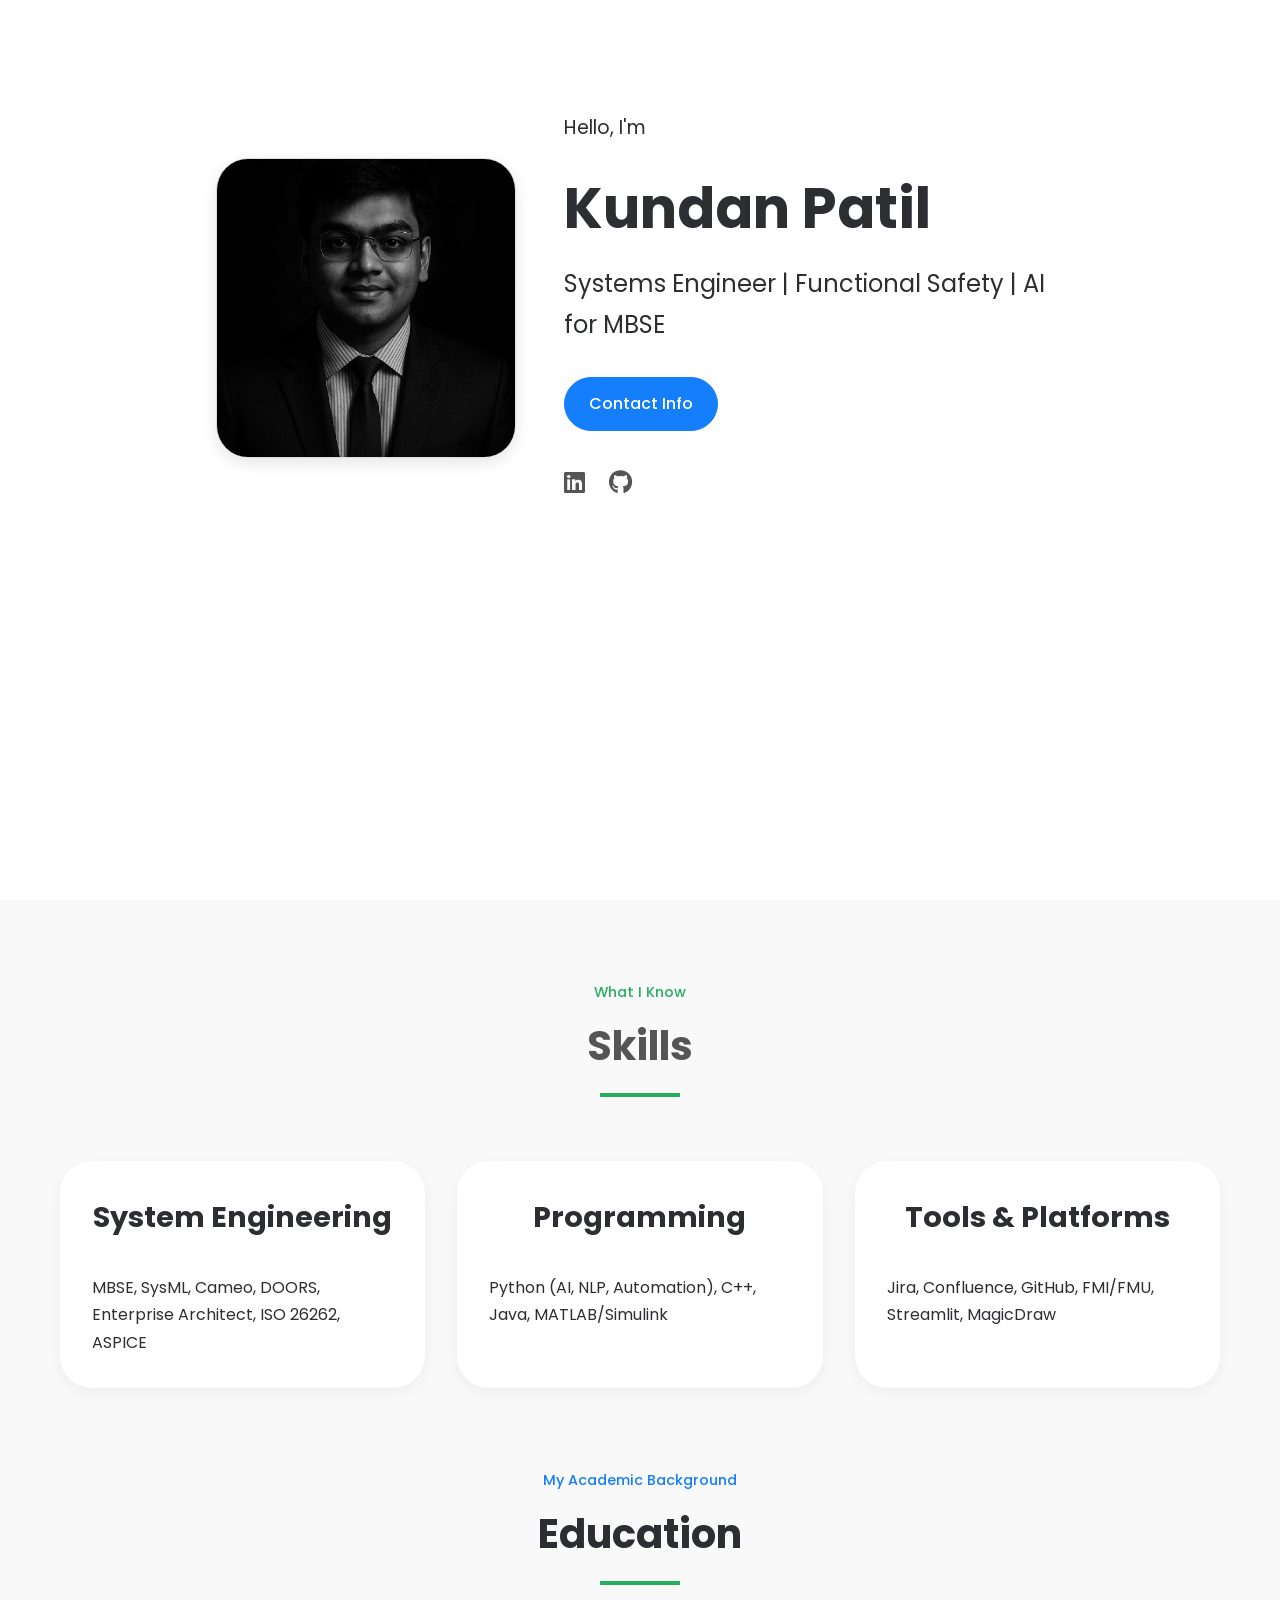
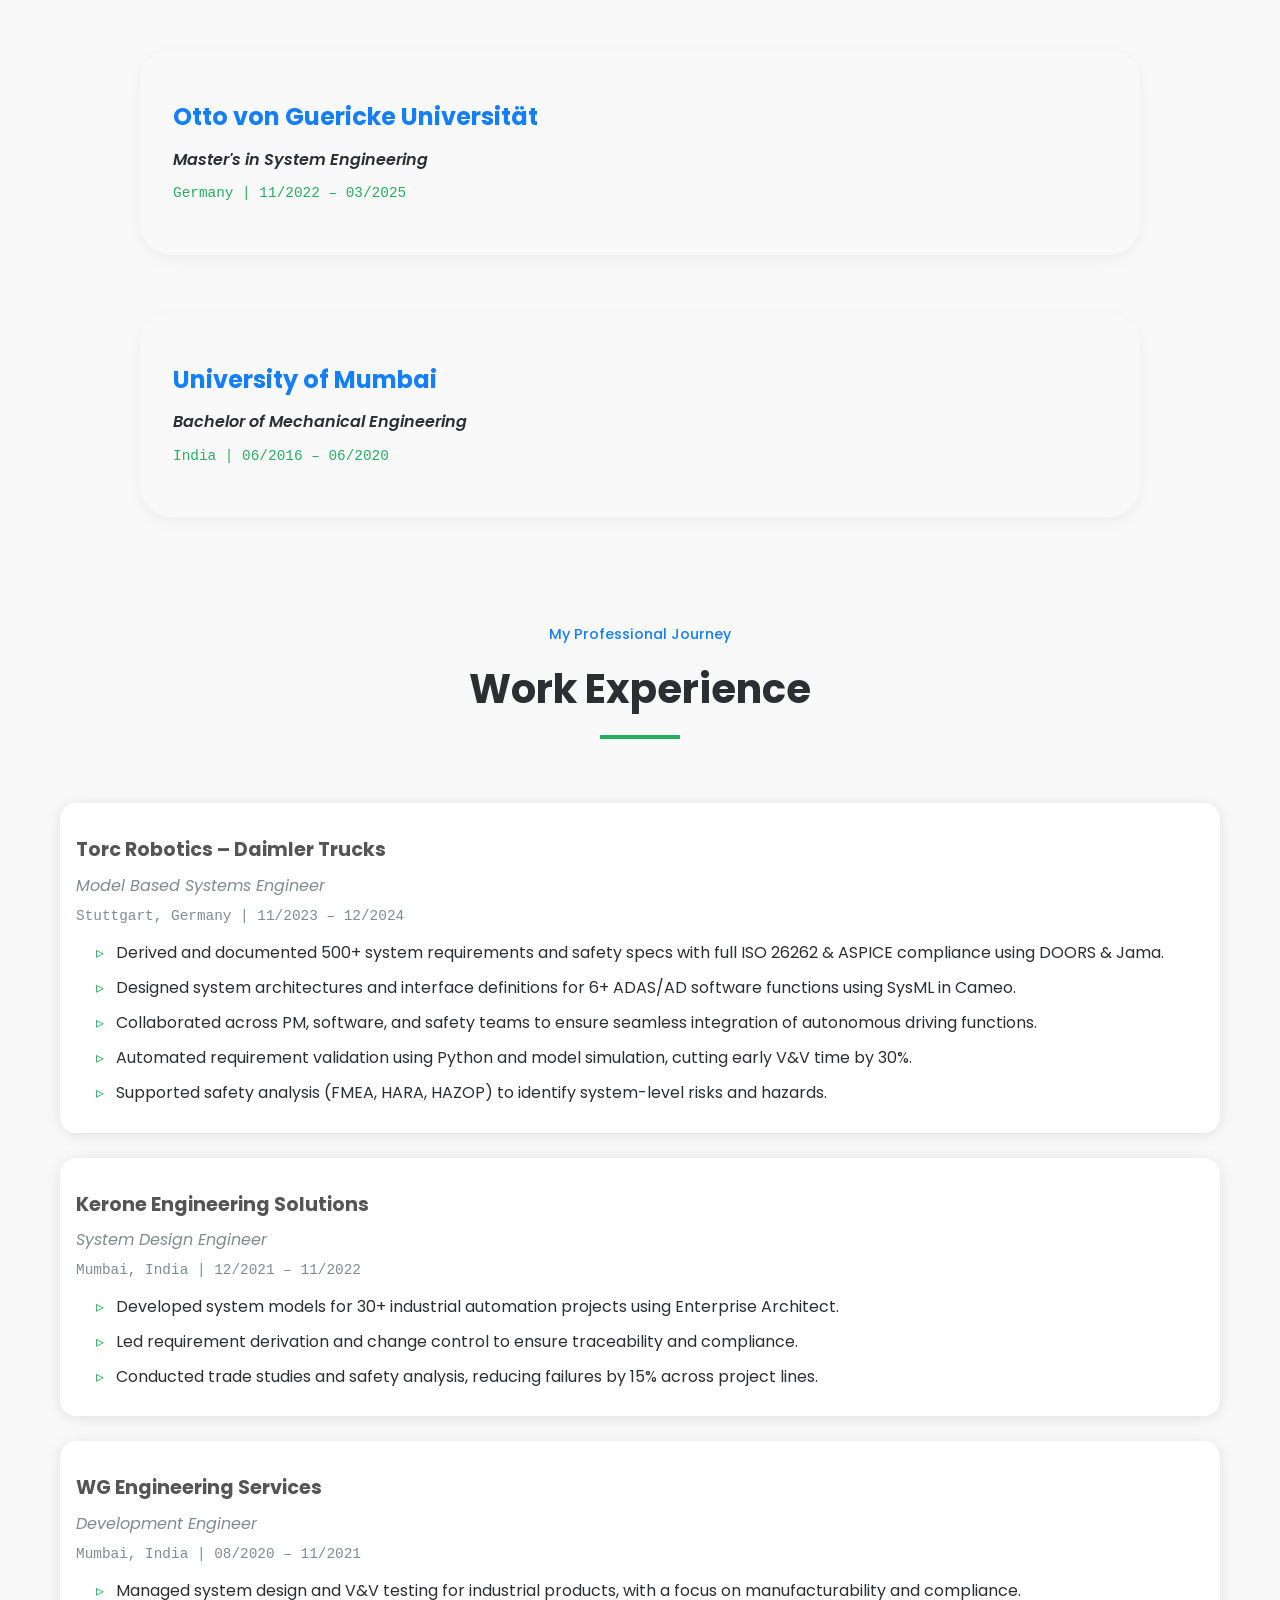
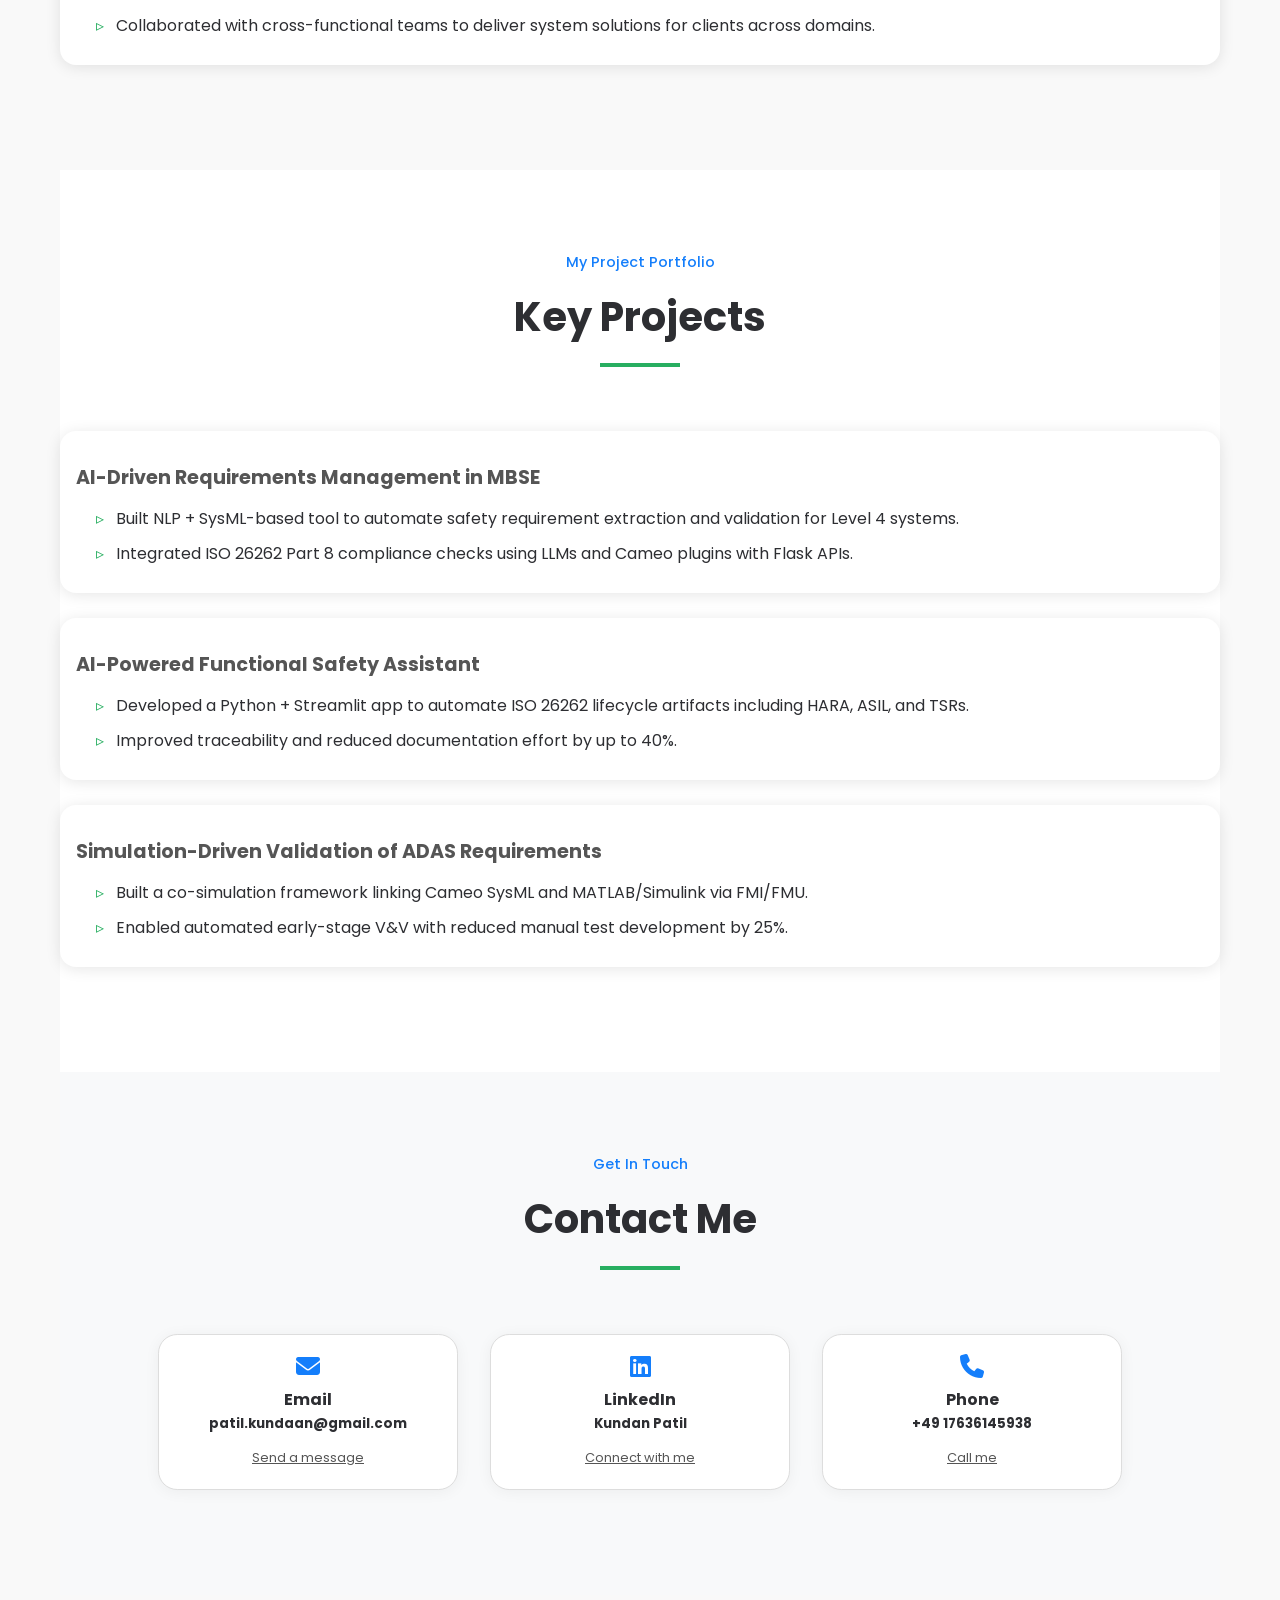
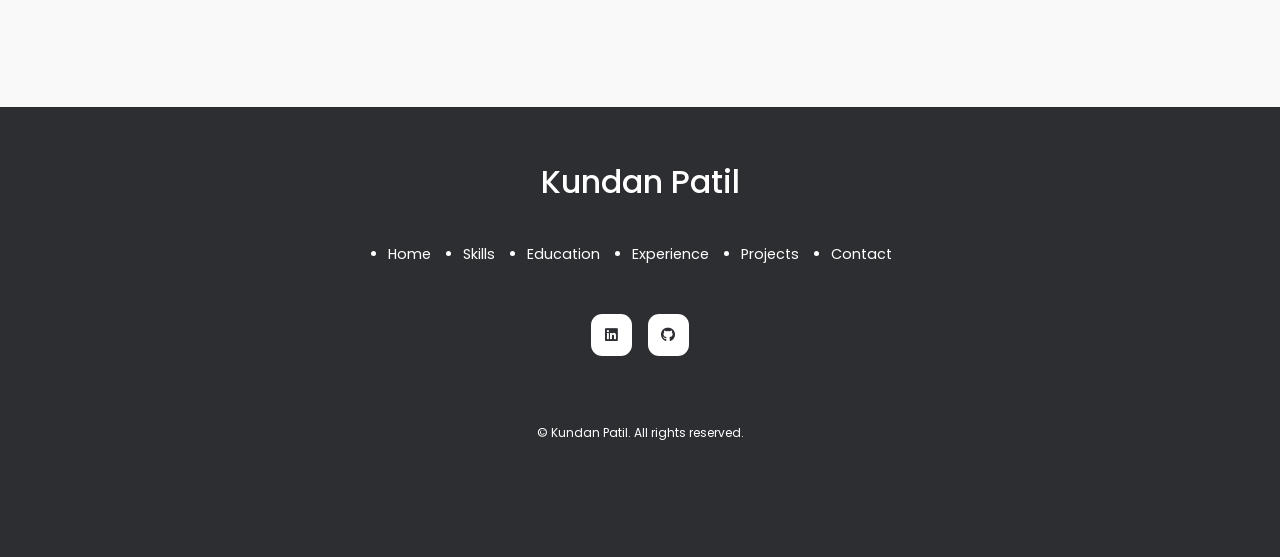
<file: index.html>
<!DOCTYPE html>
<html lang="en">
<head>
    <meta charset="UTF-8">
    <meta name="viewport" content="width=device-width, initial-scale=1.0">
    <meta name="description" content="Kundan Patil's CV - Systems Engineer with expertise in MBSE, Functional Safety (ISO 26262), and AI automation for ADAS systems">
    <meta name="keywords" content="Kundan Patil, MBSE, Functional Safety, ADAS, ISO 26262, AI for Engineering, Cameo, Python, Germany">
    <meta name="author" content="Kundan Patil">

    <!-- Open Graph Tags -->
    <meta property="og:title" content="Kundan Patil - Systems Engineer">
    <meta property="og:description" content="Experienced Systems Engineer specializing in AI-enhanced MBSE, Functional Safety, and simulation-based validation.">
    <meta property="og:type" content="profile">
    <meta property="og:url" content="https://p-kundan.github.io/">

    <!-- Favicon -->
    <link rel="apple-touch-icon" sizes="180x180" href="apple-touch-icon.png">
    <link rel="icon" type="image/png" sizes="32x32" href="favicon-32x32.png">
    <link rel="icon" type="image/png" sizes="16x16" href="favicon-16x16.png">
    <link rel="manifest" href="site.webmanifest">

    <!-- CSS -->
    <link rel="stylesheet" href="styles.css">

    <!-- Font Awesome -->
    <link rel="stylesheet" href="https://cdnjs.cloudflare.com/ajax/libs/font-awesome/6.4.0/css/all.min.css">

    <!-- Google Fonts -->
    <link href="https://fonts.googleapis.com/css2?family=Poppins:wght@300;400;500;600&display=swap" rel="stylesheet">

    <title>Kundan Patil - CV</title>
</head>
<body>
    <header>
        <div class="container profile-container">
            <div class="profile-pic">
                <img src="picture.jpg" alt="Kundan Patil profile picture" class="profile-image">
            </div>
            <div class="profile-text">
                <p class="hello-text">Hello, I'm</p>
                <h1>Kundan Patil</h1>
                <p class="job-title">Systems Engineer | Functional Safety | AI for MBSE</p>
                <div class="cta-buttons">
                    <a href="#contact" class="btn btn-primary">Contact Info</a>
                </div>
                <div class="social-links">
                    <a href="https://www.linkedin.com/in/kundanp48/" class="social-link" target="_blank"><i class="fab fa-linkedin"></i></a>
                    <a href="https://github.com/p-kundan" class="social-link" target="_blank"><i class="fab fa-github"></i></a>
                </div>
            </div>
        </div>
    </header>

    <main>
        <section id="skills">
            <div class="section-title">
                <h5>What I Know</h5>
                <h2>Skills</h2>
            </div>
            <div class="skills-container">
                <div class="skills-card">
                    <h3>System Engineering</h3>
                    <p>MBSE, SysML, Cameo, DOORS, Enterprise Architect, ISO 26262, ASPICE</p>
                </div>
                <div class="skills-card">
                    <h3>Programming</h3>
                    <p>Python (AI, NLP, Automation), C++, Java, MATLAB/Simulink</p>
                </div>
                <div class="skills-card">
                    <h3>Tools & Platforms</h3>
                    <p>Jira, Confluence, GitHub, FMI/FMU, Streamlit, MagicDraw</p>
                </div>
            </div>
        </section>

        <section id="education">
            <div class="section-title">
                <h5>My Academic Background</h5>
                <h2>Education</h2>
            </div>
            <div class="education-container">
                <article class="education-item">
                    <h3>Otto von Guericke Universität</h3>
                    <p class="subtitle">Master's in System Engineering</p>
                    <p class="location-date">Germany | 11/2022 – 03/2025</p>
                </article>
                <article class="education-item">
                    <h3>University of Mumbai</h3>
                    <p class="subtitle">Bachelor of Mechanical Engineering</p>
                    <p class="location-date">India | 06/2016 – 06/2020</p>
                </article>
            </div>
        </section>

        <section id="experience">
            <div class="section-title">
                <h5>My Professional Journey</h5>
                <h2>Work Experience</h2>
            </div>
            <article>
                <h3>Torc Robotics – Daimler Trucks</h3>
                <p class="subtitle">Model Based Systems Engineer</p>
                <p class="location-date">Stuttgart, Germany | 11/2023 – 12/2024</p>
                <ul>
                    <li>Derived and documented 500+ system requirements and safety specs with full ISO 26262 & ASPICE compliance using DOORS & Jama.</li>
                    <li>Designed system architectures and interface definitions for 6+ ADAS/AD software functions using SysML in Cameo.</li>
                    <li>Collaborated across PM, software, and safety teams to ensure seamless integration of autonomous driving functions.</li>
                    <li>Automated requirement validation using Python and model simulation, cutting early V&V time by 30%.</li>
                    <li>Supported safety analysis (FMEA, HARA, HAZOP) to identify system-level risks and hazards.</li>
                </ul>
            </article>
            <article>
                <h3>Kerone Engineering Solutions</h3>
                <p class="subtitle">System Design Engineer</p>
                <p class="location-date">Mumbai, India | 12/2021 – 11/2022</p>
                <ul>
                    <li>Developed system models for 30+ industrial automation projects using Enterprise Architect.</li>
                    <li>Led requirement derivation and change control to ensure traceability and compliance.</li>
                    <li>Conducted trade studies and safety analysis, reducing failures by 15% across project lines.</li>
                </ul>
            </article>
            <article>
                <h3>WG Engineering Services</h3>
                <p class="subtitle">Development Engineer</p>
                <p class="location-date">Mumbai, India | 08/2020 – 11/2021</p>
                <ul>
                    <li>Managed system design and V&V testing for industrial products, with a focus on manufacturability and compliance.</li>
                    <li>Collaborated with cross-functional teams to deliver system solutions for clients across domains.</li>
                </ul>
            </article>
        </section>

        <section id="projects">
            <div class="section-title">
                <h5>My Project Portfolio</h5>
                <h2>Key Projects</h2>
            </div>
            <article>
                <h3>AI-Driven Requirements Management in MBSE</h3>
                <ul>
                    <li>Built NLP + SysML-based tool to automate safety requirement extraction and validation for Level 4 systems.</li>
                    <li>Integrated ISO 26262 Part 8 compliance checks using LLMs and Cameo plugins with Flask APIs.</li>
                </ul>
            </article>
            <article>
                <h3>AI-Powered Functional Safety Assistant</h3>
                <ul>
                    <li>Developed a Python + Streamlit app to automate ISO 26262 lifecycle artifacts including HARA, ASIL, and TSRs.</li>
                    <li>Improved traceability and reduced documentation effort by up to 40%.</li>
                </ul>
            </article>
            <article>
                <h3>Simulation-Driven Validation of ADAS Requirements</h3>
                <ul>
                    <li>Built a co-simulation framework linking Cameo SysML and MATLAB/Simulink via FMI/FMU.</li>
                    <li>Enabled automated early-stage V&V with reduced manual test development by 25%.</li>
                </ul>
            </article>
        </section>

        <section id="contact">
            <div class="section-title">
                <h5>Get In Touch</h5>
                <h2>Contact Me</h2>
            </div>
            <div class="contact-container">
                <div class="contact-options">
                    <article class="contact-option">
                        <i class="fas fa-envelope contact-option-icon"></i>
                        <h4>Email</h4>
                        <h5>patil.kundaan@gmail.com</h5>
                        <a href="mailto:patil.kundaan@gmail.com" target="_blank">Send a message</a>
                    </article>
                    <article class="contact-option">
                        <i class="fab fa-linkedin contact-option-icon"></i>
                        <h4>LinkedIn</h4>
                        <h5>Kundan Patil</h5>
                        <a href="https://www.linkedin.com/in/kundanp48/" target="_blank">Connect with me</a>
                    </article>
                    <article class="contact-option">
                        <i class="fas fa-phone contact-option-icon"></i>
                        <h4>Phone</h4>
                        <h5>+49 17636145938</h5>
                        <a href="tel:+4917636145938">Call me</a>
                    </article>
                </div>
            </div>
        </section>
    </main>

    <footer>
        <a href="#" class="footer-logo">Kundan Patil</a>
        <ul class="permalinks">
            <li><a href="#">Home</a></li>
            <li><a href="#skills">Skills</a></li>
            <li><a href="#education">Education</a></li>
            <li><a href="#experience">Experience</a></li>
            <li><a href="#projects">Projects</a></li>
            <li><a href="#contact">Contact</a></li>
        </ul>
        <div class="footer-socials">
            <a href="https://www.linkedin.com/in/kundanp48/" target="_blank" class="footer-social"><i class="fab fa-linkedin"></i></a>
            <a href="https://github.com/p-kundan" target="_blank" class="footer-social"><i class="fab fa-github"></i></a>
        </div>
        <div class="footer-copyright">
            <small>&copy; Kundan Patil. All rights reserved.</small>
        </div>
    </footer>
</body>
</html>
</file>
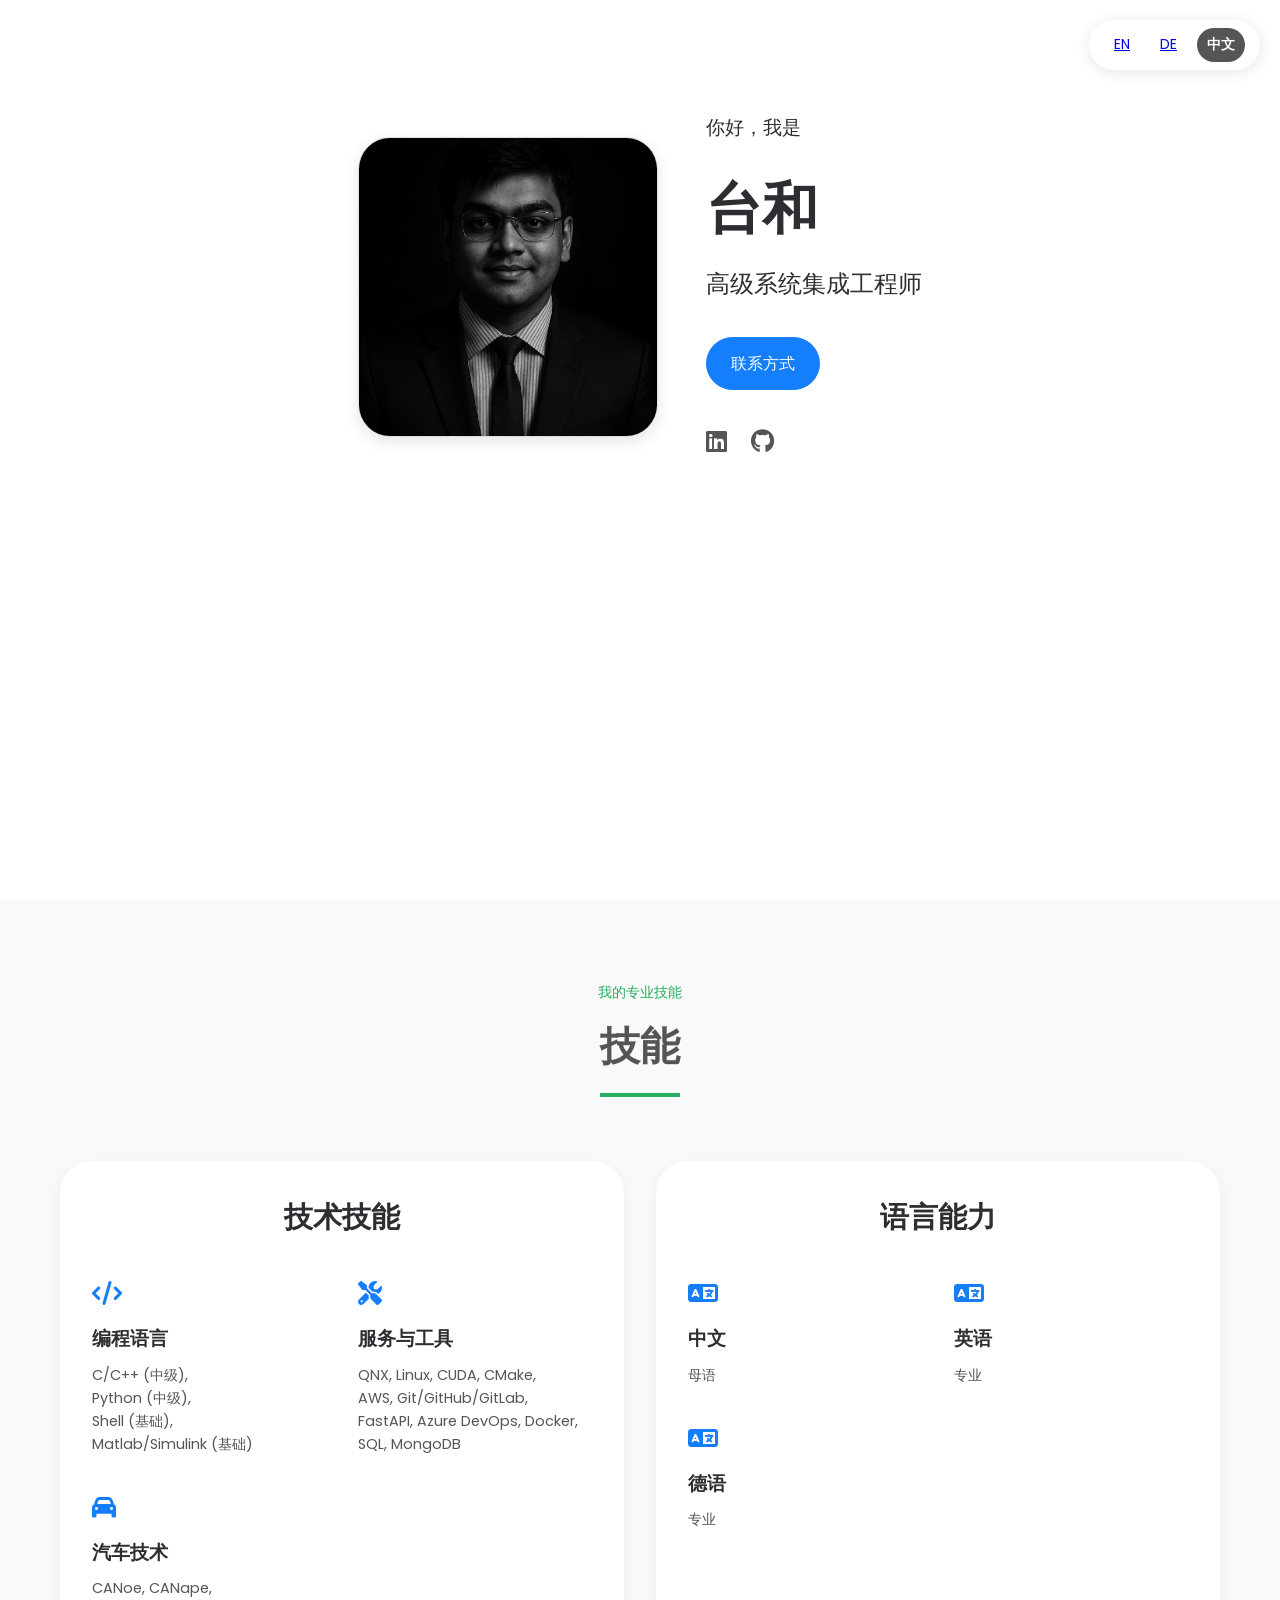
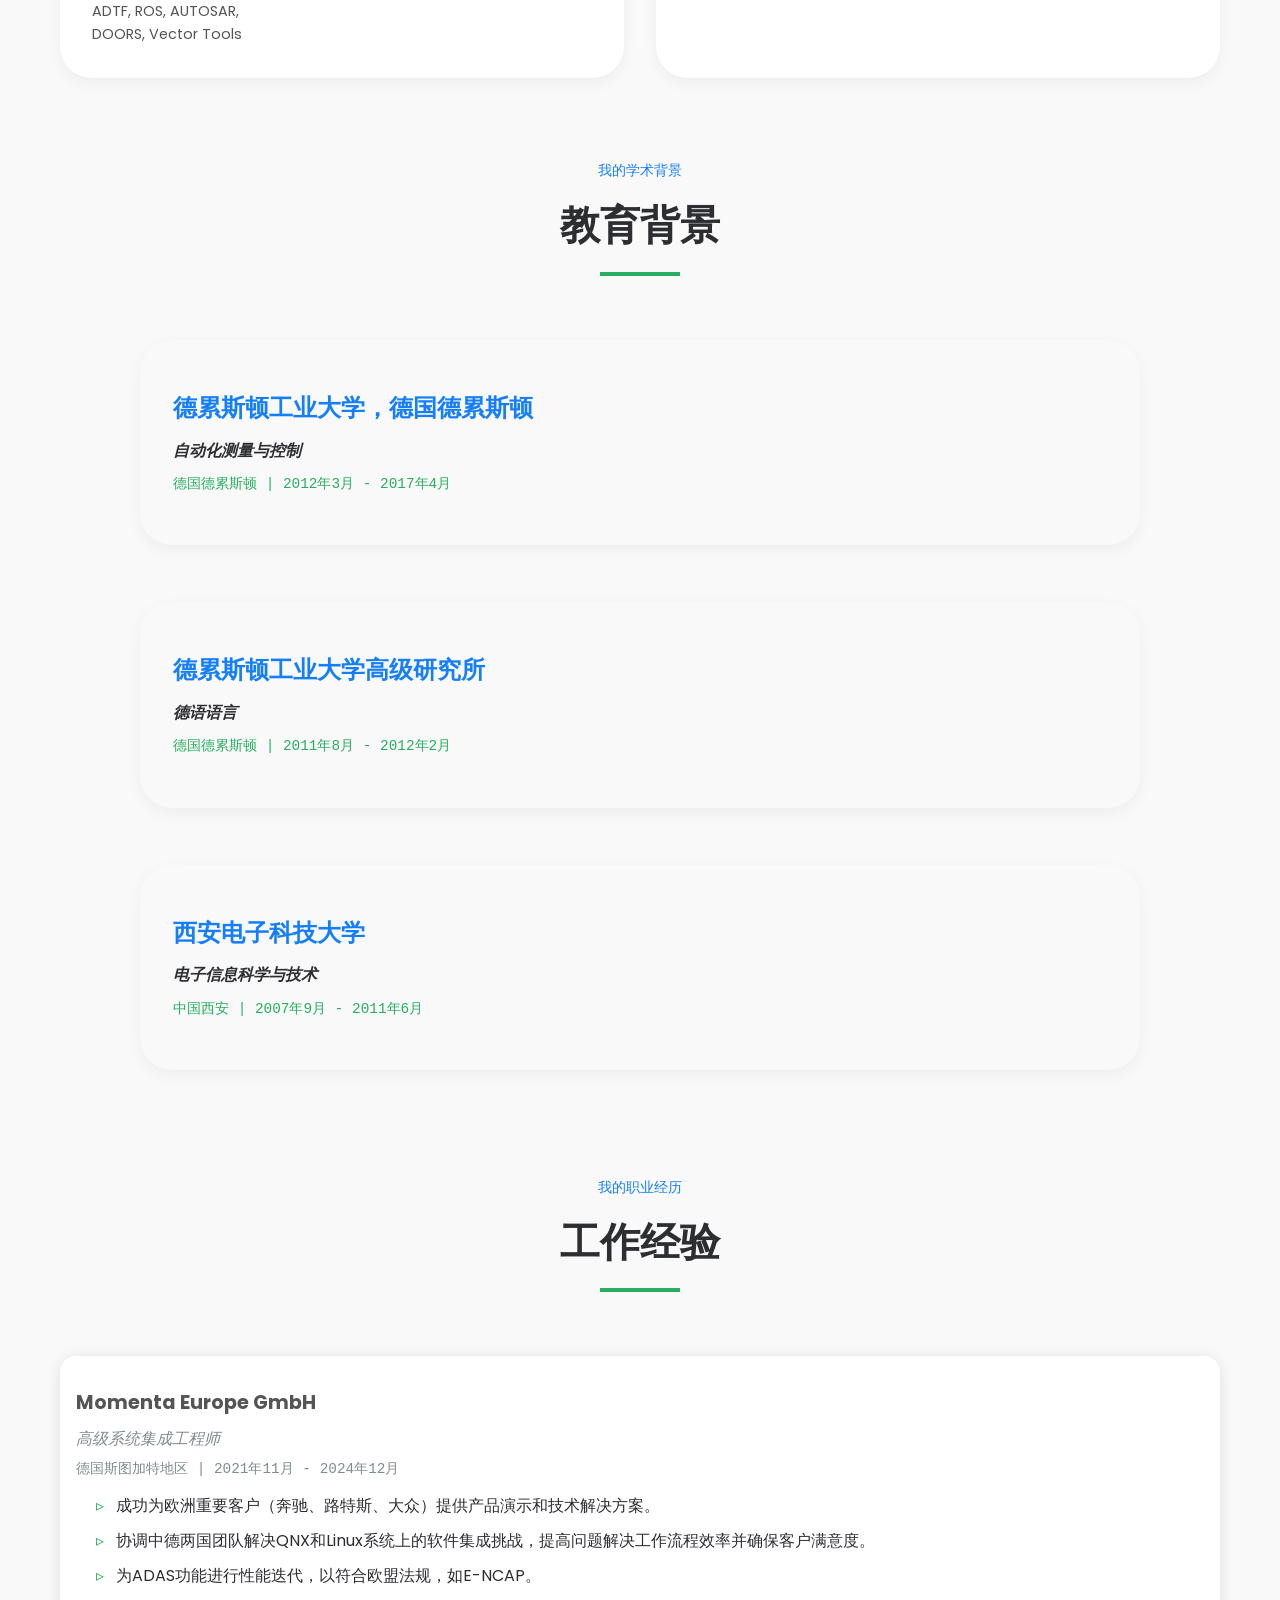
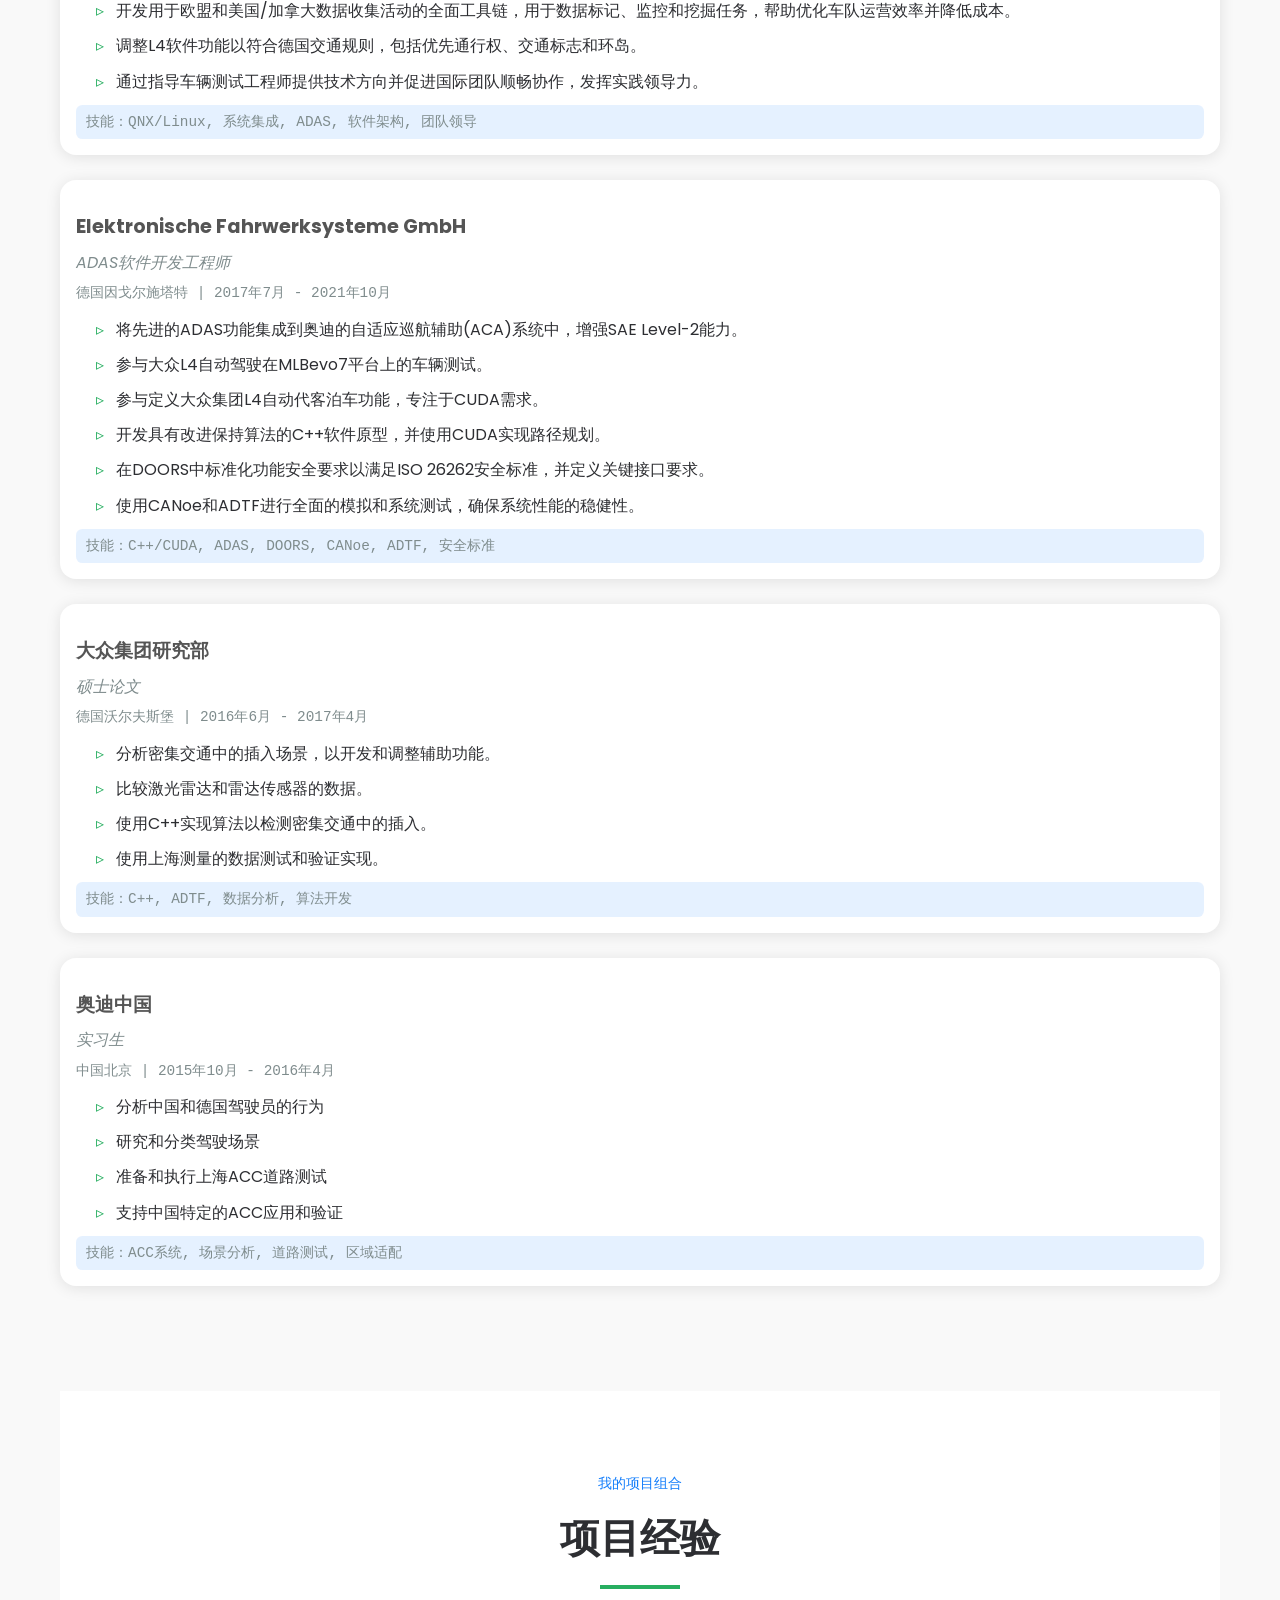
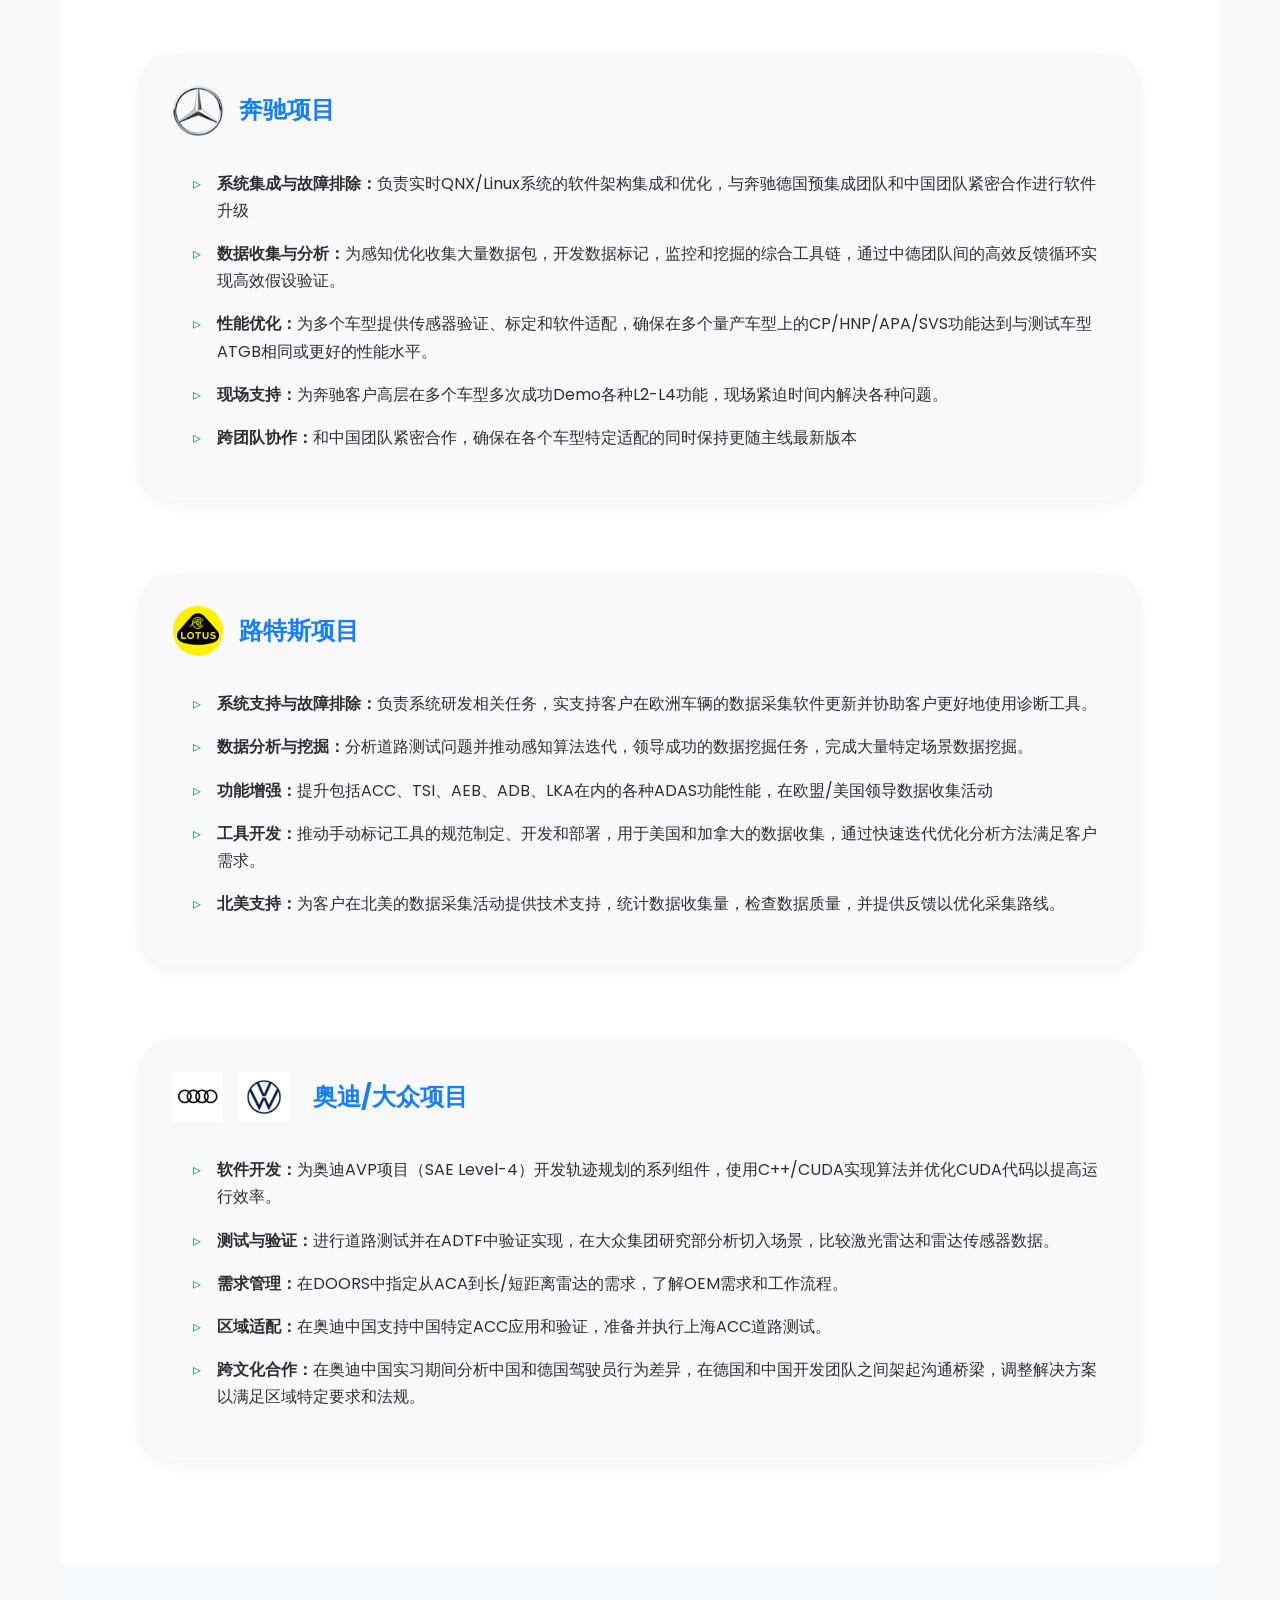
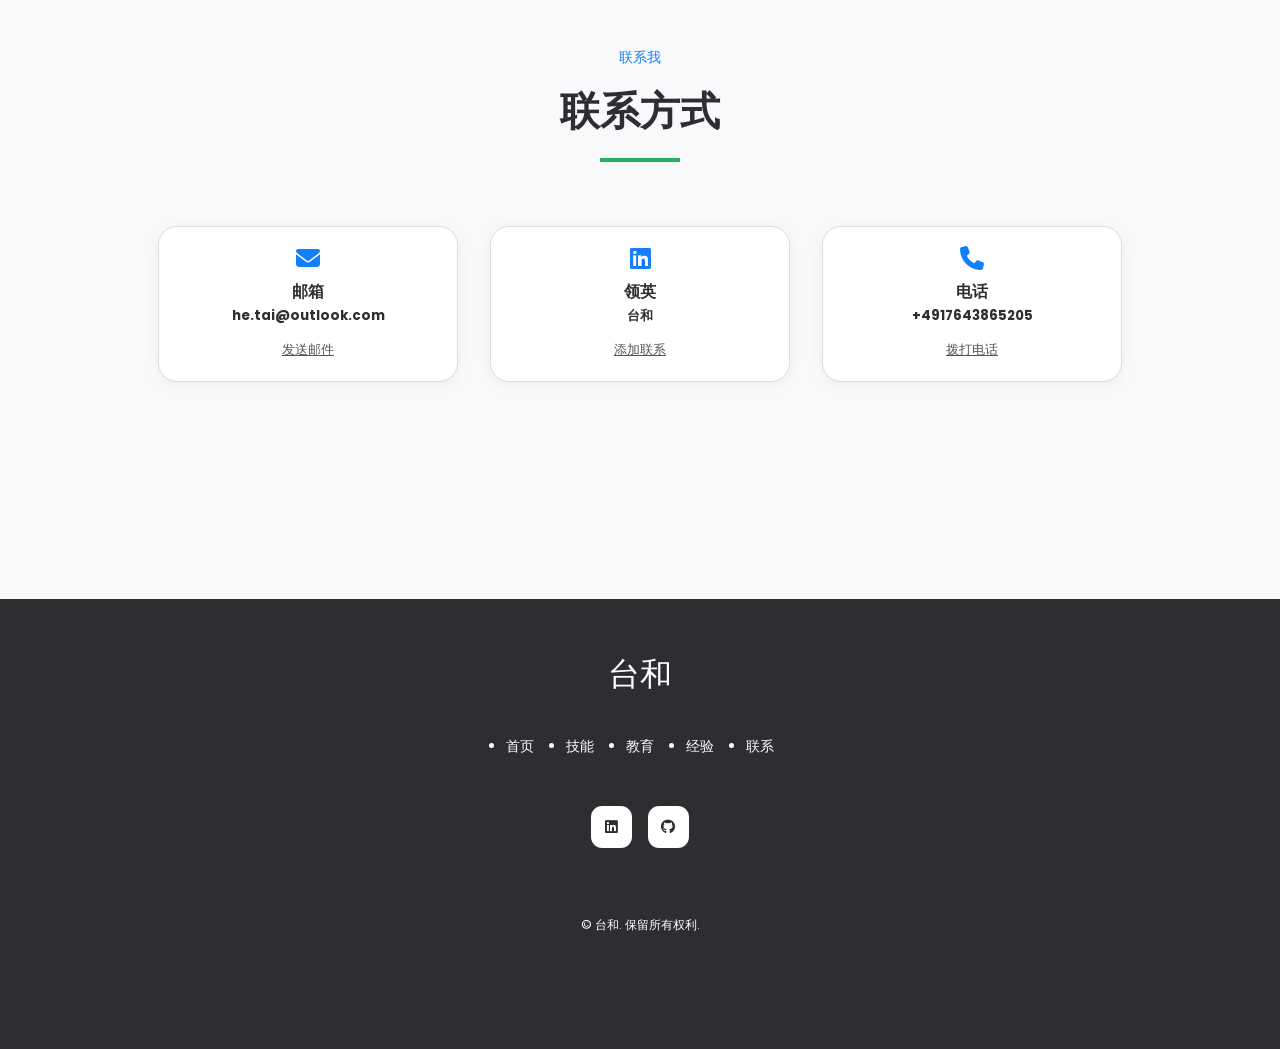
<file: index-cn.html>
<!DOCTYPE html>
<html lang="zh">
<head>
    <meta charset="UTF-8">
    <meta name="viewport" content="width=device-width, initial-scale=1.0">
    <meta name="description" content="台和的简历 - 高级系统集成工程师，拥有汽车软件开发经验">
    <meta name="keywords" content="台和, 系统集成, 汽车, 软件工程师, ADAS, QNX, Linux">
    <meta name="author" content="台和">
    
    <!-- Open Graph Tags -->
    <meta property="og:title" content="台和 - 高级系统集成工程师">
    <meta property="og:description" content="台和的专业简历 - 拥有汽车软件开发和系统集成经验">
    <meta property="og:type" content="profile">
    <meta property="og:url" content="https://hetai.github.io/cv/index-cn.html">
    
    <!-- Favicon -->
    <link rel="apple-touch-icon" sizes="180x180" href="apple-touch-icon.png">
    <link rel="icon" type="image/png" sizes="32x32" href="favicon-32x32.png">
    <link rel="icon" type="image/png" sizes="16x16" href="favicon-16x16.png">
    <link rel="manifest" href="site.webmanifest">
    
    <!-- CSS -->
    <link rel="stylesheet" href="styles.css">
    
    <!-- Font Awesome -->
    <link rel="stylesheet" href="https://cdnjs.cloudflare.com/ajax/libs/font-awesome/6.4.0/css/all.min.css">
    
    <!-- Google Fonts -->
    <link href="https://fonts.googleapis.com/css2?family=Poppins:wght@300;400;500;600&display=swap" rel="stylesheet">
    
    <!-- 添加开发配置脚本 -->
    <script src="dev-config.js"></script>
    <script>
        document.addEventListener('DOMContentLoaded', updatePaths);
    </script>
    
    <title>台和 - 简历</title>
</head>
<body>
    <div class="language-switch">
        <a href="index.html" class="lang-btn">EN</a>
        <a href="index-de.html" class="lang-btn">DE</a>
        <span class="lang-btn active">中文</span>
    </div>
    
    <header>
        <div class="container profile-container">
            <div class="profile-pic">
                <img src="picture.jpg" alt="台和个人照片" class="profile-image">
            </div>
            <div class="profile-text">
                <p class="hello-text">你好，我是</p>
                <h1>台和</h1>
                <p class="job-title">高级系统集成工程师</p>
                
                <div class="cta-buttons">
                    <a href="#contact" class="btn btn-primary">联系方式</a>
                </div>
                
                <div class="social-links">
                    <a href="https://www.linkedin.com/in/taihe/" class="social-link" target="_blank"><i class="fab fa-linkedin"></i></a>
                    <a href="https://github.com/hetai" class="social-link" target="_blank"><i class="fab fa-github"></i></a>
                </div>
            </div>
        </div>
    </header>

    <main>
        <section id="skills">
            <div class="section-title">
                <h5>我的专业技能</h5>
                <h2>技能</h2>
            </div>
            
            <div class="skills-container">
                <div class="skills-card">
                    <h3>技术技能</h3>
                    <div class="skills-grid">
                        <div class="skill-category">
                            <div class="skill-icon"><i class="fas fa-code"></i></div>
                            <h4>编程语言</h4>
                            <p>C/C++ (中级),<br>Python (中级),<br>Shell (基础),<br>Matlab/Simulink (基础)</p>
                        </div>
                        
                        <div class="skill-category">
                            <div class="skill-icon"><i class="fas fa-tools"></i></div>
                            <h4>服务与工具</h4>
                            <p>QNX, Linux, CUDA, CMake,<br>AWS, Git/GitHub/GitLab,<br>FastAPI, Azure DevOps, Docker,<br>SQL, MongoDB</p>
                        </div>
                        
                        <div class="skill-category">
                            <div class="skill-icon"><i class="fas fa-car"></i></div>
                            <h4>汽车技术</h4>
                            <p>CANoe, CANape,<br>ADTF, ROS, AUTOSAR,<br>DOORS, Vector Tools</p>
                        </div>
                    </div>
                </div>
                
                <div class="skills-card">
                    <h3>语言能力</h3>
                    <div class="skills-grid">
                        <div class="skill-category">
                            <div class="skill-icon"><i class="fas fa-language"></i></div>
                            <h4>中文</h4>
                            <p>母语</p>
                        </div>
                        
                        <div class="skill-category">
                            <div class="skill-icon"><i class="fas fa-language"></i></div>
                            <h4>英语</h4>
                            <p>专业</p>
                        </div>
                        
                        <div class="skill-category">
                            <div class="skill-icon"><i class="fas fa-language"></i></div>
                            <h4>德语</h4>
                            <p>专业</p>
                        </div>
                    </div>
                </div>
            </div>
        </section>

        <section id="education">
            <div class="section-title">
                <h5>我的学术背景</h5>
                <h2>教育背景</h2>
            </div>
            
            <div class="education-container">
                <article class="education-item">
                    <h3>德累斯顿工业大学，德国德累斯顿</h3>
                    <p class="subtitle">自动化测量与控制</p>
                    <p class="location-date">德国德累斯顿 | 2012年3月 - 2017年4月</p>
                </article>
                
                <article class="education-item">
                    <h3>德累斯顿工业大学高级研究所</h3>
                    <p class="subtitle">德语语言</p>
                    <p class="location-date">德国德累斯顿 | 2011年8月 - 2012年2月</p>
                </article>
                
                <article class="education-item">
                    <h3>西安电子科技大学</h3>
                    <p class="subtitle">电子信息科学与技术</p>
                    <p class="location-date">中国西安 | 2007年9月 - 2011年6月</p>
                </article>
            </div>
        </section>

        <section id="experience">
            <div class="section-title">
                <h5>我的职业经历</h5>
                <h2>工作经验</h2>
            </div>
            
            <article>
                <h3>Momenta Europe GmbH</h3>
                <p class="subtitle">高级系统集成工程师</p>
                <p class="location-date">德国斯图加特地区 | 2021年11月 - 2024年12月</p>
                <p class="date"></p>
                <ul>
                    <li>成功为欧洲重要客户（奔驰、路特斯、大众）提供产品演示和技术解决方案。</li>
                    <li>协调中德两国团队解决QNX和Linux系统上的软件集成挑战，提高问题解决工作流程效率并确保客户满意度。</li>
                    <li>为ADAS功能进行性能迭代，以符合欧盟法规，如E-NCAP。</li>
                    <li>开发用于欧盟和美国/加拿大数据收集活动的全面工具链，用于数据标记、监控和挖掘任务，帮助优化车队运营效率并降低成本。</li>
                    <li>调整L4软件功能以符合德国交通规则，包括优先通行权、交通标志和环岛。</li>
                    <li>通过指导车辆测试工程师提供技术方向并促进国际团队顺畅协作，发挥实践领导力。</li>
                </ul>
                <p class="skills-used">技能：QNX/Linux, 系统集成, ADAS, 软件架构, 团队领导</p>
            </article>

            <article>
                <h3>Elektronische Fahrwerksysteme GmbH</h3>
                <p class="subtitle">ADAS软件开发工程师</p>
                <p class="location-date">德国因戈尔施塔特 | 2017年7月 - 2021年10月</p>
                <ul>
                    <li>将先进的ADAS功能集成到奥迪的自适应巡航辅助(ACA)系统中，增强SAE Level-2能力。</li>
                    <li>参与大众L4自动驾驶在MLBevo7平台上的车辆测试。</li>
                    <li>参与定义大众集团L4自动代客泊车功能，专注于CUDA需求。</li>
                    <li>开发具有改进保持算法的C++软件原型，并使用CUDA实现路径规划。</li>
                    <li>在DOORS中标准化功能安全要求以满足ISO 26262安全标准，并定义关键接口要求。</li>
                    <li>使用CANoe和ADTF进行全面的模拟和系统测试，确保系统性能的稳健性。</li>
                </ul>
                <p class="skills-used">技能：C++/CUDA, ADAS, DOORS, CANoe, ADTF, 安全标准</p>
            </article>

            <article>
                <h3>大众集团研究部</h3>
                <p class="subtitle">硕士论文</p>
                <p class="location-date">德国沃尔夫斯堡 | 2016年6月 - 2017年4月</p>
                <ul>
                    <li>分析密集交通中的插入场景，以开发和调整辅助功能。</li>
                    <li>比较激光雷达和雷达传感器的数据。</li>
                    <li>使用C++实现算法以检测密集交通中的插入。</li>
                    <li>使用上海测量的数据测试和验证实现。</li>
                </ul>
                <p class="skills-used">技能：C++, ADTF, 数据分析, 算法开发</p>
            </article>

            <article>
                <h3>奥迪中国</h3>
                <p class="subtitle">实习生</p>
                <p class="location-date">中国北京 | 2015年10月 - 2016年4月</p>
                <ul>
                    <li>分析中国和德国驾驶员的行为</li>
                    <li>研究和分类驾驶场景</li>
                    <li>准备和执行上海ACC道路测试</li>
                    <li>支持中国特定的ACC应用和验证</li>
                </ul>
                <p class="skills-used">技能：ACC系统, 场景分析, 道路测试, 区域适配</p>
            </article>
        </section>

        <section id="projects">
            <div class="section-title">
                <h5>我的项目组合</h5>
                <h2>项目经验</h2>
            </div>
            
            <div class="projects-container">
                <article class="project-item">
                    <div class="project-header">
                        <img src="mercedes-logo.png" alt="奔驰标志" class="company-logo">
                        <h3>奔驰项目</h3>
                    </div>
                    <div class="project-content">
                        <div class="project-details">
                            <ul>
                                <li><strong>系统集成与故障排除：</strong>负责实时QNX/Linux系统的软件架构集成和优化，与奔驰德国预集成团队和中国团队紧密合作进行软件升级</li>
                                <li><strong>数据收集与分析：</strong>为感知优化收集大量数据包，开发数据标记，监控和挖掘的综合工具链，通过中德团队间的高效反馈循环实现高效假设验证。</li>
                                <li><strong>性能优化：</strong>为多个车型提供传感器验证、标定和软件适配，确保在多个量产车型上的CP/HNP/APA/SVS功能达到与测试车型ATGB相同或更好的性能水平。</li>
                                <li><strong>现场支持：</strong>为奔驰客户高层在多个车型多次成功Demo各种L2-L4功能，现场紧迫时间内解决各种问题。</li>
                                <li><strong>跨团队协作：</strong>和中国团队紧密合作，确保在各个车型特定适配的同时保持更随主线最新版本</li>
                            </ul>
                        </div>
                    </div>
                </article>
                
                <article class="project-item">
                    <div class="project-header">
                        <img src="lotus-logo.png" alt="路特斯标志" class="company-logo">
                        <h3>路特斯项目</h3>
                    </div>
                    <div class="project-content">
                        <div class="project-details">
                            <ul>
                                <li><strong>系统支持与故障排除：</strong>负责系统研发相关任务，实支持客户在欧洲车辆的数据采集软件更新并协助客户更好地使用诊断工具。</li>
                                <li><strong>数据分析与挖掘：</strong>分析道路测试问题并推动感知算法迭代，领导成功的数据挖掘任务，完成大量特定场景数据挖掘。</li>
                                <li><strong>功能增强：</strong>提升包括ACC、TSI、AEB、ADB、LKA在内的各种ADAS功能性能，在欧盟/美国领导数据收集活动</li>
                                <li><strong>工具开发：</strong>推动手动标记工具的规范制定、开发和部署，用于美国和加拿大的数据收集，通过快速迭代优化分析方法满足客户需求。</li>
                                <li><strong>北美支持：</strong>为客户在北美的数据采集活动提供技术支持，统计数据收集量，检查数据质量，并提供反馈以优化采集路线。</li>
                            </ul>
                        </div>
                    </div>
                </article>
                
                <article class="project-item">
                    <div class="project-header">
                        <div class="dual-logo">
                            <img src="audi-logo.jpg" alt="奥迪标志" class="company-logo">
                            <img src="vw-logo.jpg" alt="大众标志" class="company-logo">
                        </div>
                        <h3>奥迪/大众项目</h3>
                    </div>
                    <div class="project-content">
                        <div class="project-details">
                            <ul>
                                <li><strong>软件开发：</strong>为奥迪AVP项目（SAE Level-4）开发轨迹规划的系列组件，使用C++/CUDA实现算法并优化CUDA代码以提高运行效率。</li>
                                <li><strong>测试与验证：</strong>进行道路测试并在ADTF中验证实现，在大众集团研究部分析切入场景，比较激光雷达和雷达传感器数据。</li>
                                <li><strong>需求管理：</strong>在DOORS中指定从ACA到长/短距离雷达的需求，了解OEM需求和工作流程。</li>
                                <li><strong>区域适配：</strong>在奥迪中国支持中国特定ACC应用和验证，准备并执行上海ACC道路测试。</li>
                                <li><strong>跨文化合作：</strong>在奥迪中国实习期间分析中国和德国驾驶员行为差异，在德国和中国开发团队之间架起沟通桥梁，调整解决方案以满足区域特定要求和法规。</li>
                            </ul>
                        </div>
                    </div>
                </article>
            </div>
        </section>

        <section id="contact">
            <div class="section-title">
                <h5>联系我</h5>
                <h2>联系方式</h2>
            </div>
            
            <div class="contact-container">
                <div class="contact-options">
                    <article class="contact-option">
                        <i class="fas fa-envelope contact-option-icon"></i>
                        <h4>邮箱</h4>
                        <h5>he.tai@outlook.com</h5>
                        <a href="mailto:he.tai@outlook.com" target="_blank">发送邮件</a>
                    </article>
                    
                    <article class="contact-option">
                        <i class="fab fa-linkedin contact-option-icon"></i>
                        <h4>领英</h4>
                        <h5>台和</h5>
                        <a href="https://www.linkedin.com/in/taihe/" target="_blank">添加联系</a>
                    </article>
                    
                    <article class="contact-option">
                        <i class="fas fa-phone contact-option-icon"></i>
                        <h4>电话</h4>
                        <h5>+4917643865205</h5>
                        <a href="tel:+4917643865205">拨打电话</a>
                    </article>
                </div>
            </div>
        </section>
    </main>
    
    <footer>
        <a href="#" class="footer-logo">台和</a>
        
        <ul class="permalinks">
            <li><a href="#">首页</a></li>
            <li><a href="#skills">技能</a></li>
            <li><a href="#education">教育</a></li>
            <li><a href="#experience">经验</a></li>
            <li><a href="#contact">联系</a></li>
        </ul>
        
        <div class="footer-socials">
            <a href="https://www.linkedin.com/in/taihe/" target="_blank" class="footer-social"><i class="fab fa-linkedin"></i></a>
            <a href="https://github.com/hetai" target="_blank" class="footer-social"><i class="fab fa-github"></i></a>
        </div>
        
        <div class="footer-copyright">
            <small>&copy; 台和. 保留所有权利.</small>
        </div>
    </footer>
</body>
</html>
</file>
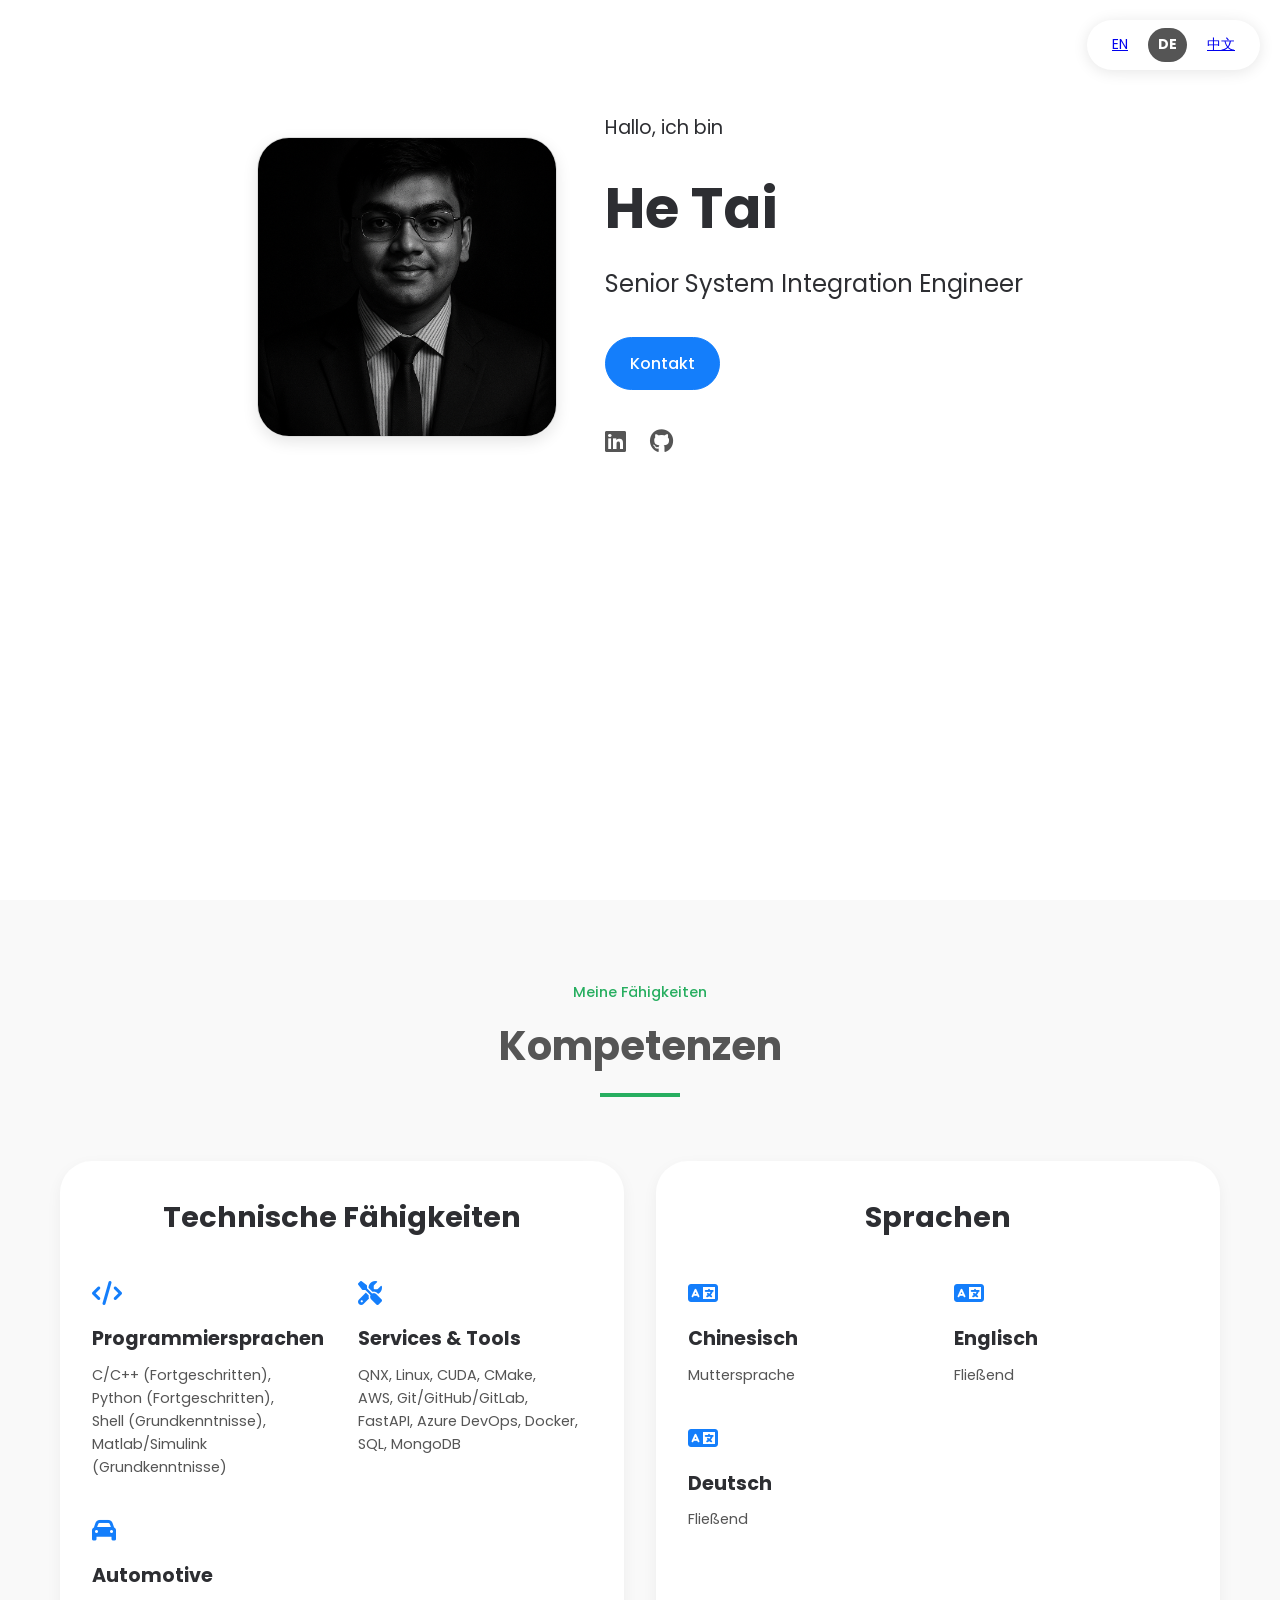
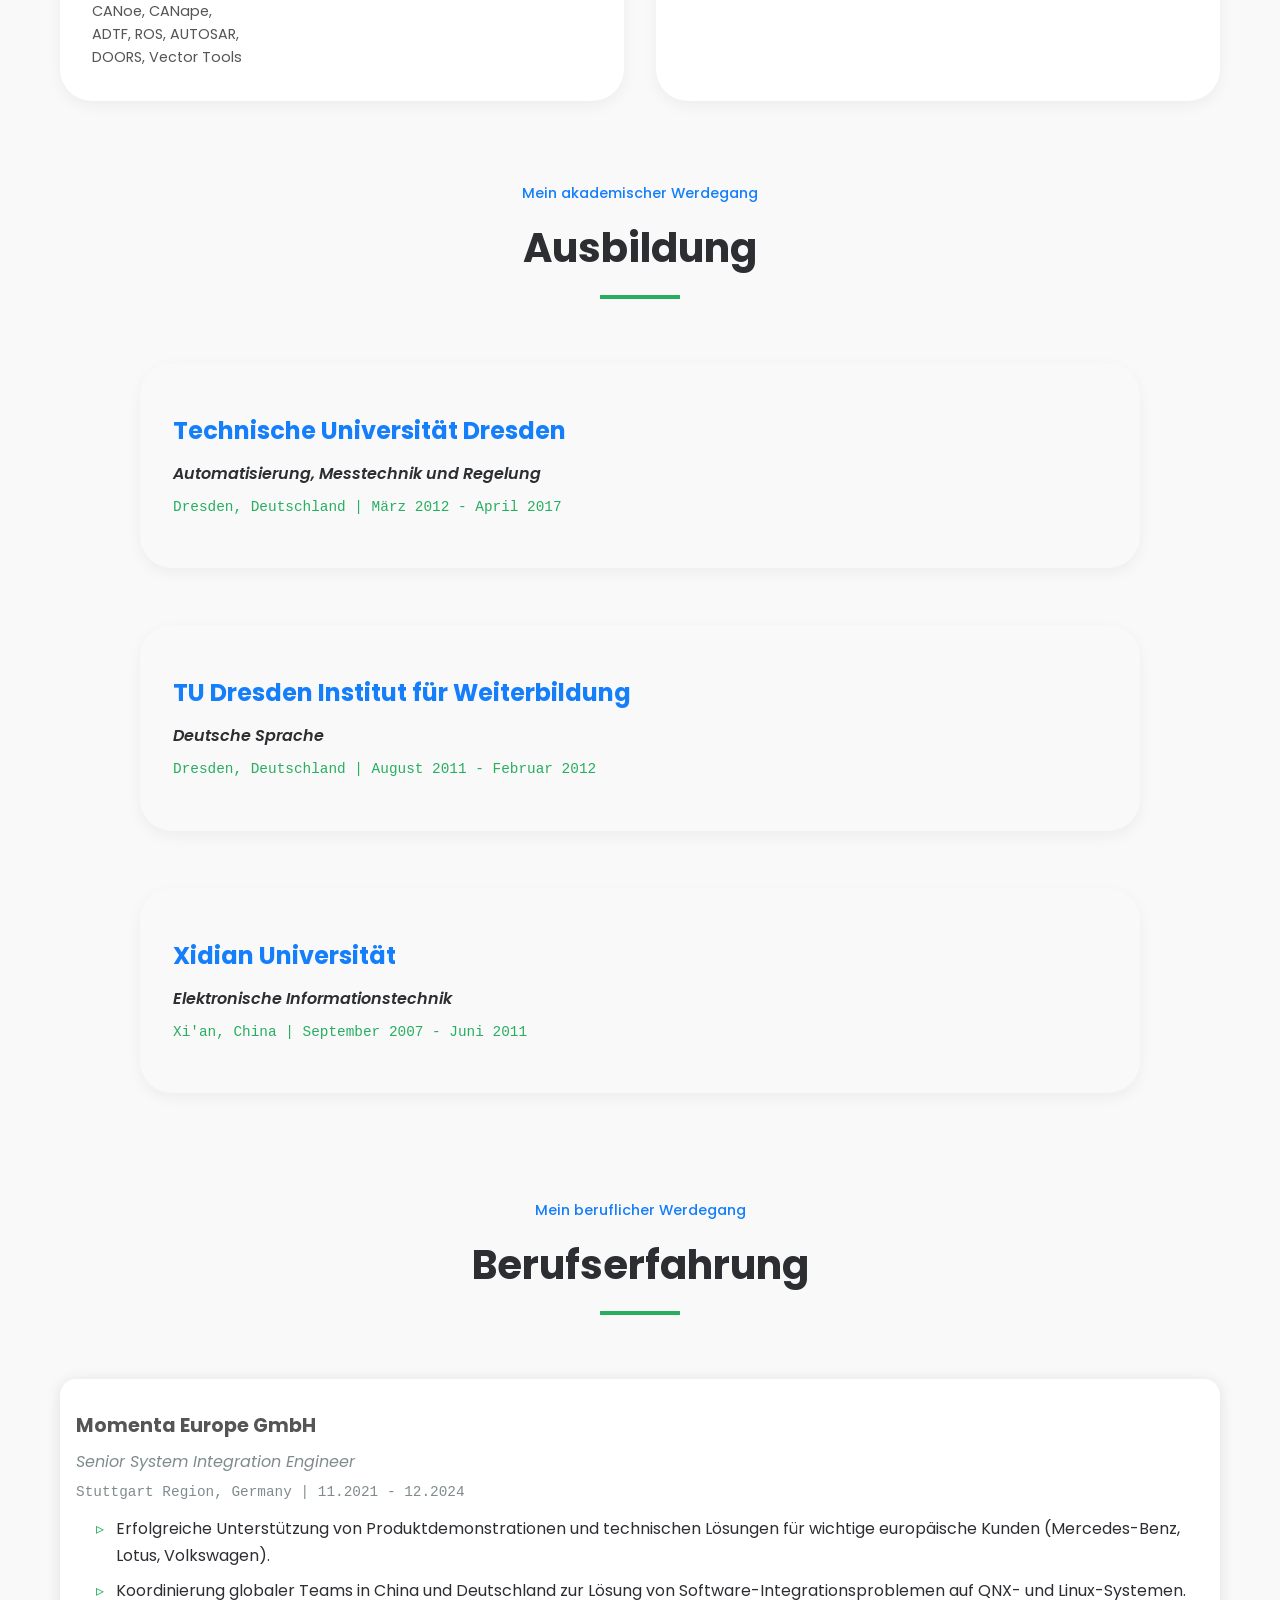
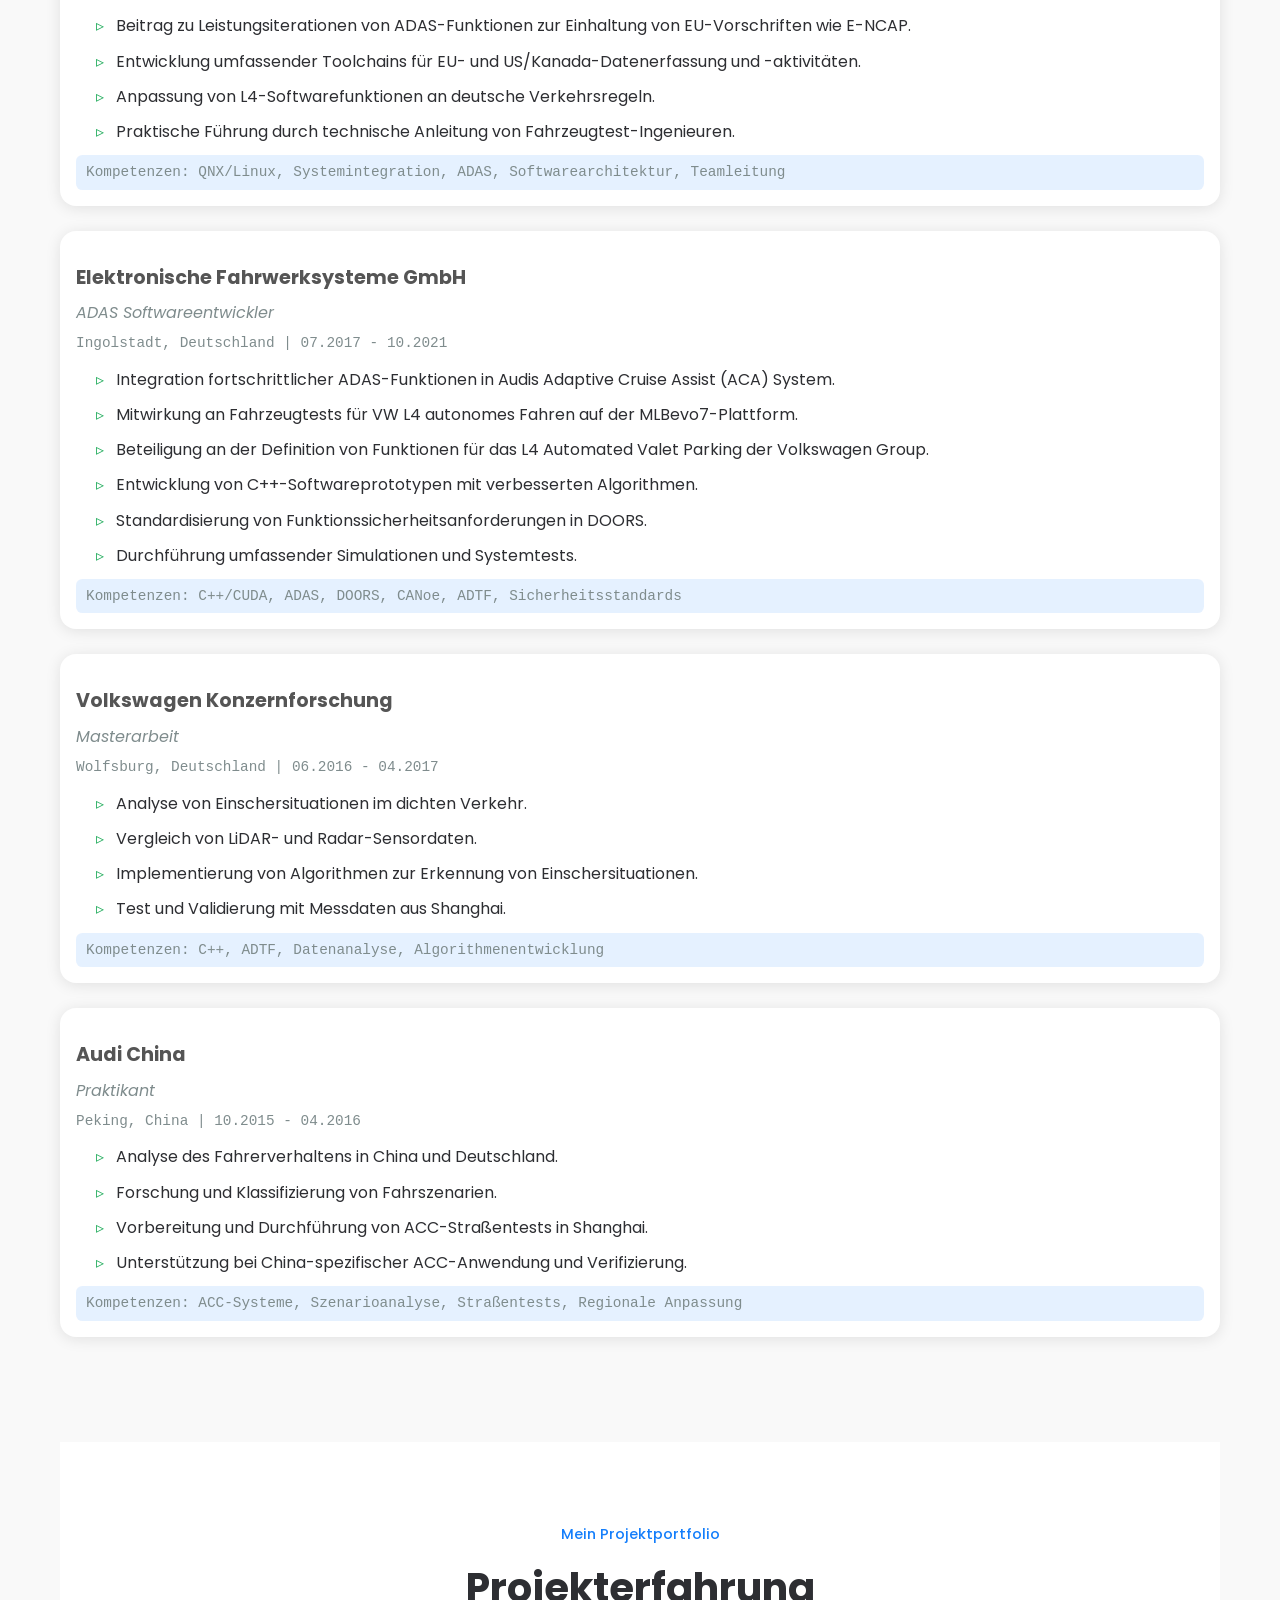
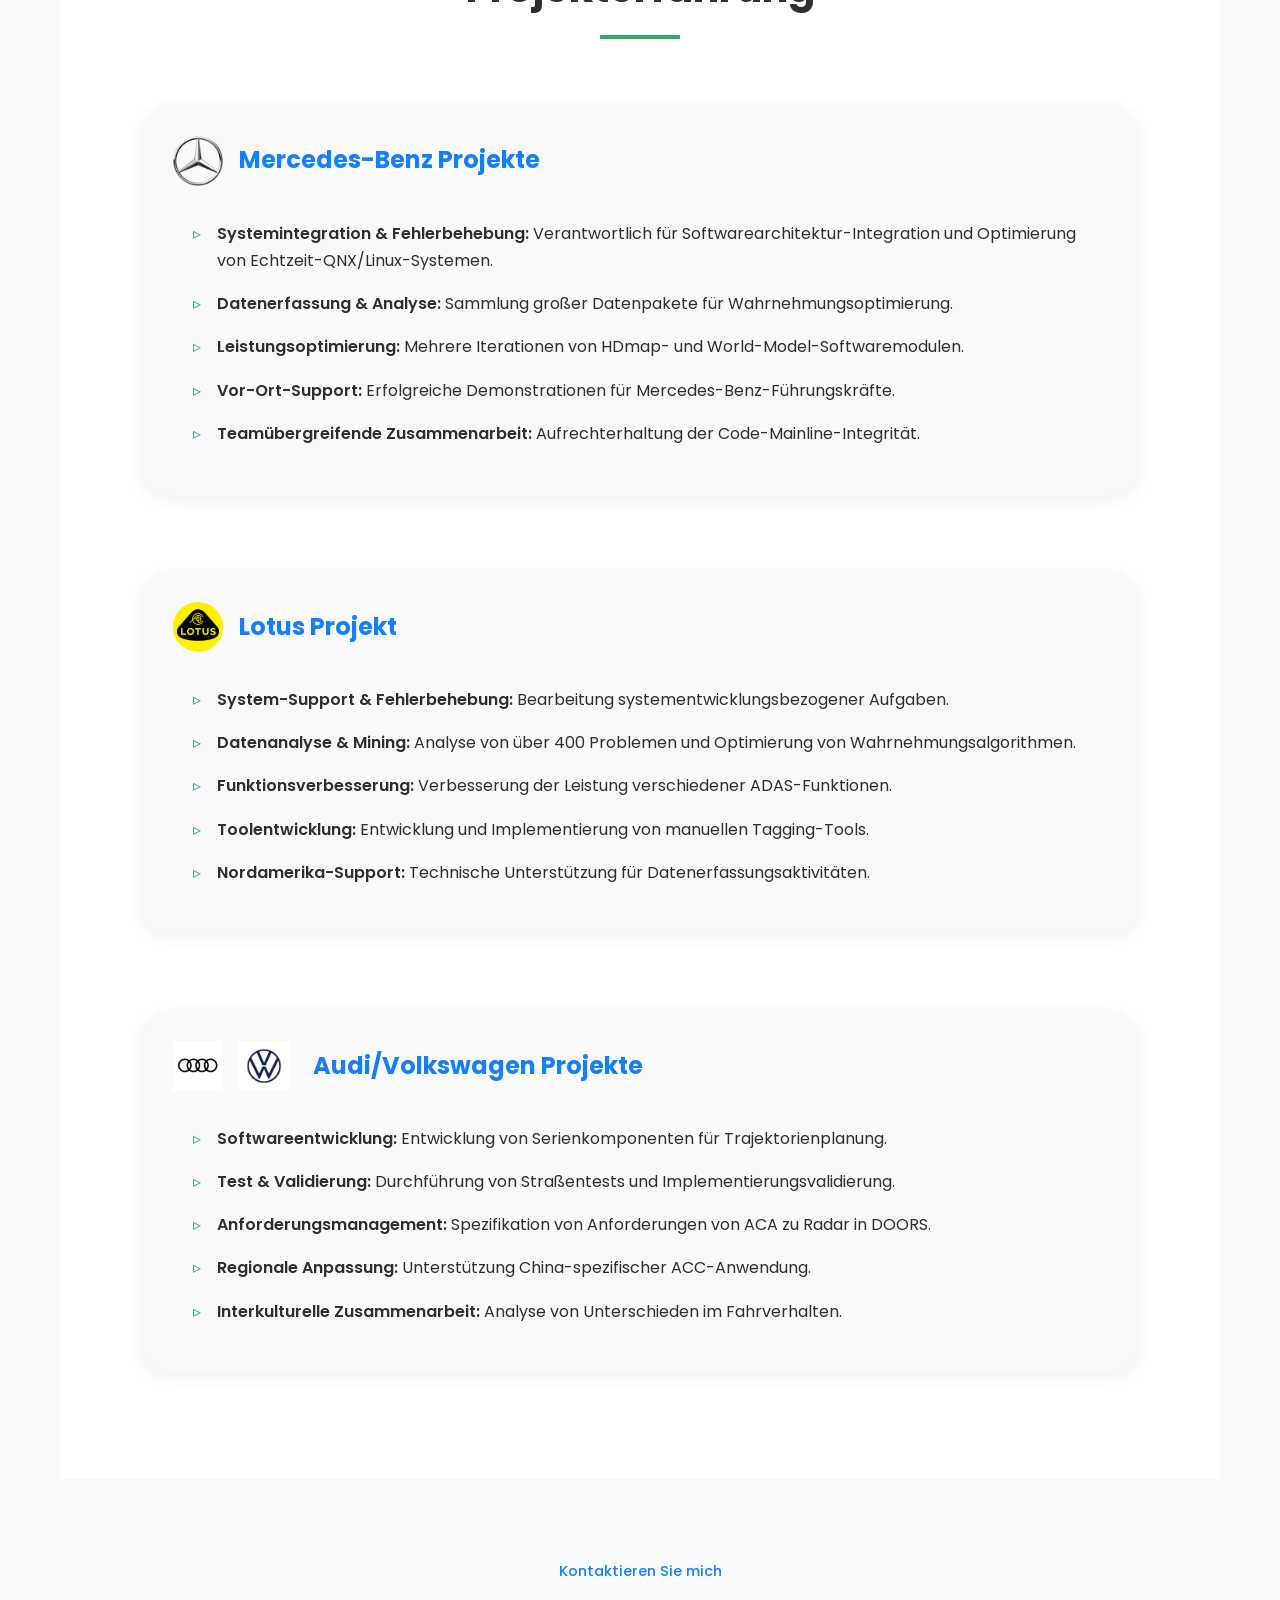
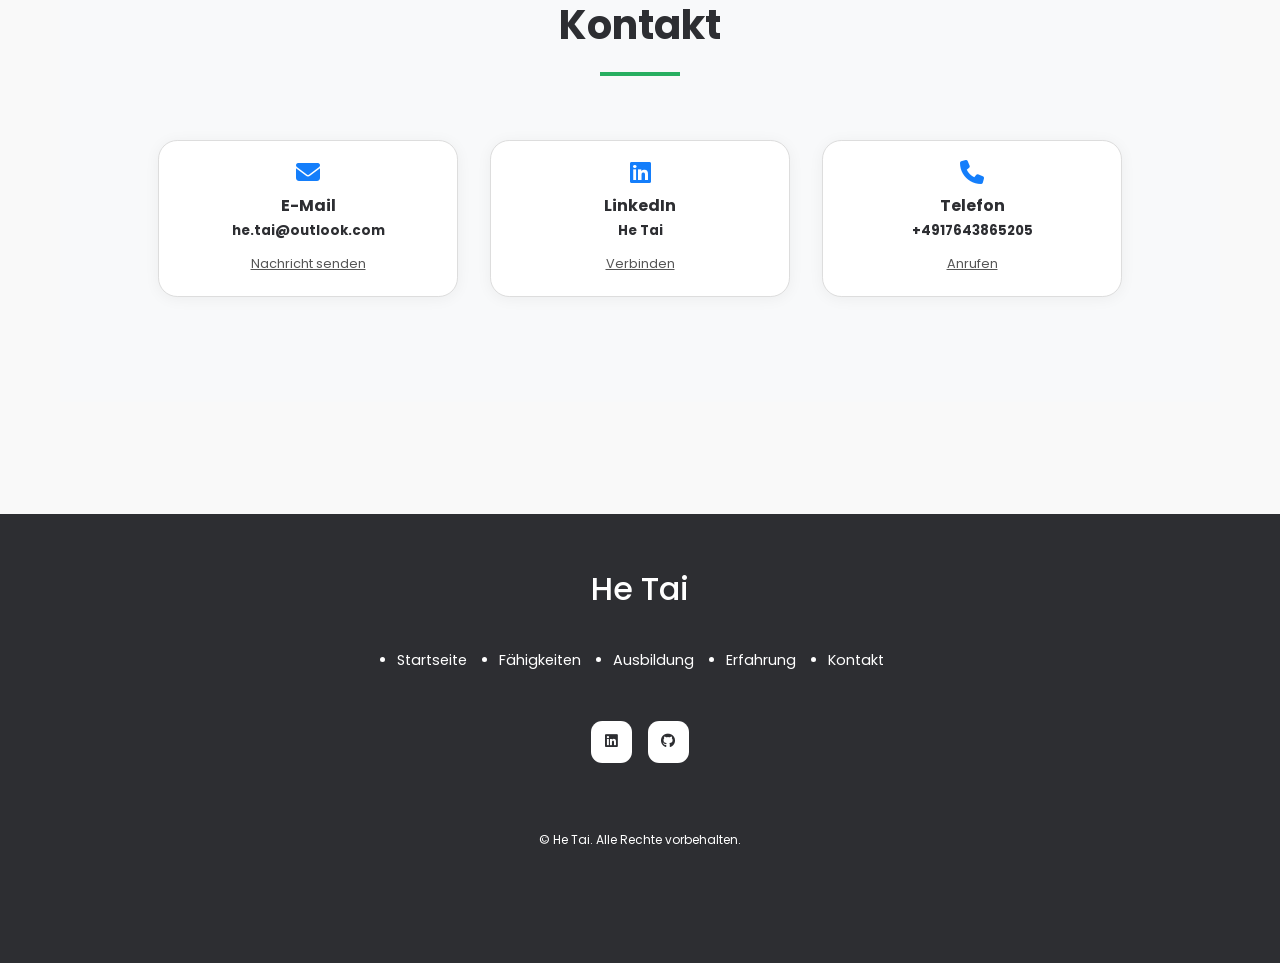
<file: index-de.html>
<!DOCTYPE html>
<html lang="de">
<head>
    <meta charset="UTF-8">
    <meta name="viewport" content="width=device-width, initial-scale=1.0">
    <meta name="description" content="He Tais Lebenslauf - Erfahrener Senior System Integration Engineer mit neunjähriger Erfahrung in der Unterstützung von Produktdemonstrationen und der Bereitstellung technischer Lösungen">
    <meta name="keywords" content="He Tai, Systemintegration, Automotive, Softwareingenieur, ADAS, QNX, Linux, Mercedes-Benz, Volkswagen">
    <meta name="author" content="He Tai">
    
    <!-- Open Graph Tags -->
    <meta property="og:title" content="He Tai - Senior System Integration Engineer">
    <meta property="og:description" content="Erfahrener Senior System Integration Engineer mit neunjähriger Erfahrung in der Unterstützung von Produktdemonstrationen und der Bereitstellung technischer Lösungen für namhafte Automobilkunden">
    <meta property="og:type" content="profile">
    <meta property="og:url" content="https://hetai.github.io/cv/index-de.html">
    
    <!-- Favicon -->
    <link rel="apple-touch-icon" sizes="180x180" href="apple-touch-icon.png">
    <link rel="icon" type="image/png" sizes="32x32" href="favicon-32x32.png">
    <link rel="icon" type="image/png" sizes="16x16" href="favicon-16x16.png">
    <link rel="manifest" href="site.webmanifest">
    
    <!-- CSS -->
    <link rel="stylesheet" href="styles.css">
    
    <!-- Font Awesome -->
    <link rel="stylesheet" href="https://cdnjs.cloudflare.com/ajax/libs/font-awesome/6.4.0/css/all.min.css">
    
    <!-- Google Fonts -->
    <link href="https://fonts.googleapis.com/css2?family=Poppins:wght@300;400;500;600&display=swap" rel="stylesheet">
    
    <!-- Entwicklungskonfigurationsskript -->
    <script src="dev-config.js"></script>
    <script>
        document.addEventListener('DOMContentLoaded', updatePaths);
    </script>
    
    <title>He Tai - Lebenslauf</title>
</head>
<body>
    <div class="language-switch">
        <a href="index.html" class="lang-btn">EN</a>
        <span class="lang-btn active">DE</span>
        <a href="index-cn.html" class="lang-btn">中文</a>
    </div>

    <header>
        <div class="container profile-container">
            <div class="profile-pic">
                <img src="picture.jpg" alt="He Tai Profilbild" class="profile-image">
            </div>
            <div class="profile-text">
                <p class="hello-text">Hallo, ich bin</p>
                <h1>He Tai</h1>
                <p class="job-title">Senior System Integration Engineer</p>
                
                <div class="cta-buttons">
                    <a href="#contact" class="btn btn-primary">Kontakt</a>
                </div>
                
                <div class="social-links">
                    <a href="https://www.linkedin.com/in/taihe/" class="social-link" target="_blank"><i class="fab fa-linkedin"></i></a>
                    <a href="https://github.com/hetai" class="social-link" target="_blank"><i class="fab fa-github"></i></a>
                </div>
            </div>
        </div>
    </header>

    <main>
        <section id="skills">
            <div class="section-title">
                <h5>Meine Fähigkeiten</h5>
                <h2>Kompetenzen</h2>
            </div>
            
            <div class="skills-container">
                <div class="skills-card">
                    <h3>Technische Fähigkeiten</h3>
                    <div class="skills-grid">
                        <div class="skill-category">
                            <div class="skill-icon"><i class="fas fa-code"></i></div>
                            <h4>Programmiersprachen</h4>
                            <p>C/C++ (Fortgeschritten),<br>Python (Fortgeschritten),<br>Shell (Grundkenntnisse),<br>Matlab/Simulink (Grundkenntnisse)</p>
                        </div>
                        
                        <div class="skill-category">
                            <div class="skill-icon"><i class="fas fa-tools"></i></div>
                            <h4>Services & Tools</h4>
                            <p>QNX, Linux, CUDA, CMake,<br>AWS, Git/GitHub/GitLab,<br>FastAPI, Azure DevOps, Docker,<br>SQL, MongoDB</p>
                        </div>
                        
                        <div class="skill-category">
                            <div class="skill-icon"><i class="fas fa-car"></i></div>
                            <h4>Automotive</h4>
                            <p>CANoe, CANape,<br>ADTF, ROS, AUTOSAR,<br>DOORS, Vector Tools</p>
                        </div>
                    </div>
                </div>
                
                <div class="skills-card">
                    <h3>Sprachen</h3>
                    <div class="skills-grid">
                        <div class="skill-category">
                            <div class="skill-icon"><i class="fas fa-language"></i></div>
                            <h4>Chinesisch</h4>
                            <p>Muttersprache</p>
                        </div>
                        
                        <div class="skill-category">
                            <div class="skill-icon"><i class="fas fa-language"></i></div>
                            <h4>Englisch</h4>
                            <p>Fließend</p>
                        </div>
                        
                        <div class="skill-category">
                            <div class="skill-icon"><i class="fas fa-language"></i></div>
                            <h4>Deutsch</h4>
                            <p>Fließend</p>
                        </div>
                    </div>
                </div>
            </div>
        </section>

        <section id="education">
            <div class="section-title">
                <h5>Mein akademischer Werdegang</h5>
                <h2>Ausbildung</h2>
            </div>
            
            <div class="education-container">
                <article class="education-item">
                    <h3>Technische Universität Dresden</h3>
                    <p class="subtitle">Automatisierung, Messtechnik und Regelung</p>
                    <p class="location-date">Dresden, Deutschland | März 2012 - April 2017</p>
                </article>
                
                <article class="education-item">
                    <h3>TU Dresden Institut für Weiterbildung</h3>
                    <p class="subtitle">Deutsche Sprache</p>
                    <p class="location-date">Dresden, Deutschland | August 2011 - Februar 2012</p>
                </article>
                
                <article class="education-item">
                    <h3>Xidian Universität</h3>
                    <p class="subtitle">Elektronische Informationstechnik</p>
                    <p class="location-date">Xi'an, China | September 2007 - Juni 2011</p>
                </article>
            </div>
        </section>

        <section id="experience">
            <div class="section-title">
                <h5>Mein beruflicher Werdegang</h5>
                <h2>Berufserfahrung</h2>
            </div>
            
            <article>
                <h3>Momenta Europe GmbH</h3>
                <p class="subtitle">Senior System Integration Engineer</p>
                <p class="location-date">Stuttgart Region, Germany | 11.2021 - 12.2024</p>
                <ul>
                    <li>Erfolgreiche Unterstützung von Produktdemonstrationen und technischen Lösungen für wichtige europäische Kunden (Mercedes-Benz, Lotus, Volkswagen).</li>
                    <li>Koordinierung globaler Teams in China und Deutschland zur Lösung von Software-Integrationsproblemen auf QNX- und Linux-Systemen.</li>
                    <li>Beitrag zu Leistungsiterationen von ADAS-Funktionen zur Einhaltung von EU-Vorschriften wie E-NCAP.</li>
                    <li>Entwicklung umfassender Toolchains für EU- und US/Kanada-Datenerfassung und -aktivitäten.</li>
                    <li>Anpassung von L4-Softwarefunktionen an deutsche Verkehrsregeln.</li>
                    <li>Praktische Führung durch technische Anleitung von Fahrzeugtest-Ingenieuren.</li>
                </ul>
                <p class="skills-used">Kompetenzen: QNX/Linux, Systemintegration, ADAS, Softwarearchitektur, Teamleitung</p>
            </article>

            <article>
                <h3>Elektronische Fahrwerksysteme GmbH</h3>
                <p class="subtitle">ADAS Softwareentwickler</p>
                <p class="location-date">Ingolstadt, Deutschland | 07.2017 - 10.2021</p>
                <ul>
                    <li>Integration fortschrittlicher ADAS-Funktionen in Audis Adaptive Cruise Assist (ACA) System.</li>
                    <li>Mitwirkung an Fahrzeugtests für VW L4 autonomes Fahren auf der MLBevo7-Plattform.</li>
                    <li>Beteiligung an der Definition von Funktionen für das L4 Automated Valet Parking der Volkswagen Group.</li>
                    <li>Entwicklung von C++-Softwareprototypen mit verbesserten Algorithmen.</li>
                    <li>Standardisierung von Funktionssicherheitsanforderungen in DOORS.</li>
                    <li>Durchführung umfassender Simulationen und Systemtests.</li>
                </ul>
                <p class="skills-used">Kompetenzen: C++/CUDA, ADAS, DOORS, CANoe, ADTF, Sicherheitsstandards</p>
            </article>

            <article>
                <h3>Volkswagen Konzernforschung</h3>
                <p class="subtitle">Masterarbeit</p>
                <p class="location-date">Wolfsburg, Deutschland | 06.2016 - 04.2017</p>
                <ul>
                    <li>Analyse von Einschersituationen im dichten Verkehr.</li>
                    <li>Vergleich von LiDAR- und Radar-Sensordaten.</li>
                    <li>Implementierung von Algorithmen zur Erkennung von Einschersituationen.</li>
                    <li>Test und Validierung mit Messdaten aus Shanghai.</li>
                </ul>
                <p class="skills-used">Kompetenzen: C++, ADTF, Datenanalyse, Algorithmenentwicklung</p>
            </article>

            <article>
                <h3>Audi China</h3>
                <p class="subtitle">Praktikant</p>
                <p class="location-date">Peking, China | 10.2015 - 04.2016</p>
                <ul>
                    <li>Analyse des Fahrerverhaltens in China und Deutschland.</li>
                    <li>Forschung und Klassifizierung von Fahrszenarien.</li>
                    <li>Vorbereitung und Durchführung von ACC-Straßentests in Shanghai.</li>
                    <li>Unterstützung bei China-spezifischer ACC-Anwendung und Verifizierung.</li>
                </ul>
                <p class="skills-used">Kompetenzen: ACC-Systeme, Szenarioanalyse, Straßentests, Regionale Anpassung</p>
            </article>
        </section>

        <section id="projects">
            <div class="section-title">
                <h5>Mein Projektportfolio</h5>
                <h2>Projekterfahrung</h2>
            </div>
            
            <div class="projects-container">
                <article class="project-item">
                    <div class="project-header">
                        <img src="mercedes-logo.png" alt="Mercedes-Benz Logo" class="company-logo">
                        <h3>Mercedes-Benz Projekte</h3>
                    </div>
                    <div class="project-content">
                        <div class="project-details">
                            <ul>
                                <li><strong>Systemintegration & Fehlerbehebung:</strong> Verantwortlich für Softwarearchitektur-Integration und Optimierung von Echtzeit-QNX/Linux-Systemen.</li>
                                <li><strong>Datenerfassung & Analyse:</strong> Sammlung großer Datenpakete für Wahrnehmungsoptimierung.</li>
                                <li><strong>Leistungsoptimierung:</strong> Mehrere Iterationen von HDmap- und World-Model-Softwaremodulen.</li>
                                <li><strong>Vor-Ort-Support:</strong> Erfolgreiche Demonstrationen für Mercedes-Benz-Führungskräfte.</li>
                                <li><strong>Teamübergreifende Zusammenarbeit:</strong> Aufrechterhaltung der Code-Mainline-Integrität.</li>
                            </ul>
                        </div>
                    </div>
                </article>
                
                <article class="project-item">
                    <div class="project-header">
                        <img src="lotus-logo.png" alt="Lotus Logo" class="company-logo">
                        <h3>Lotus Projekt</h3>
                    </div>
                    <div class="project-content">
                        <div class="project-details">
                            <ul>
                                <li><strong>System-Support & Fehlerbehebung:</strong> Bearbeitung systementwicklungsbezogener Aufgaben.</li>
                                <li><strong>Datenanalyse & Mining:</strong> Analyse von über 400 Problemen und Optimierung von Wahrnehmungsalgorithmen.</li>
                                <li><strong>Funktionsverbesserung:</strong> Verbesserung der Leistung verschiedener ADAS-Funktionen.</li>
                                <li><strong>Toolentwicklung:</strong> Entwicklung und Implementierung von manuellen Tagging-Tools.</li>
                                <li><strong>Nordamerika-Support:</strong> Technische Unterstützung für Datenerfassungsaktivitäten.</li>
                            </ul>
                        </div>
                    </div>
                </article>
                
                <article class="project-item">
                    <div class="project-header">
                        <div class="dual-logo">
                            <img src="audi-logo.jpg" alt="Audi Logo" class="company-logo">
                            <img src="vw-logo.jpg" alt="Volkswagen Logo" class="company-logo">
                        </div>
                        <h3>Audi/Volkswagen Projekte</h3>
                    </div>
                    <div class="project-content">
                        <div class="project-details">
                            <ul>
                                <li><strong>Softwareentwicklung:</strong> Entwicklung von Serienkomponenten für Trajektorienplanung.</li>
                                <li><strong>Test & Validierung:</strong> Durchführung von Straßentests und Implementierungsvalidierung.</li>
                                <li><strong>Anforderungsmanagement:</strong> Spezifikation von Anforderungen von ACA zu Radar in DOORS.</li>
                                <li><strong>Regionale Anpassung:</strong> Unterstützung China-spezifischer ACC-Anwendung.</li>
                                <li><strong>Interkulturelle Zusammenarbeit:</strong> Analyse von Unterschieden im Fahrverhalten.</li>
                            </ul>
                        </div>
                    </div>
                </article>
            </div>
        </section>

        <section id="contact">
            <div class="section-title">
                <h5>Kontaktieren Sie mich</h5>
                <h2>Kontakt</h2>
            </div>
            
            <div class="contact-container">
                <div class="contact-options">
                    <article class="contact-option">
                        <i class="fas fa-envelope contact-option-icon"></i>
                        <h4>E-Mail</h4>
                        <h5>he.tai@outlook.com</h5>
                        <a href="mailto:he.tai@outlook.com" target="_blank">Nachricht senden</a>
                    </article>
                    
                    <article class="contact-option">
                        <i class="fab fa-linkedin contact-option-icon"></i>
                        <h4>LinkedIn</h4>
                        <h5>He Tai</h5>
                        <a href="https://www.linkedin.com/in/taihe/" target="_blank">Verbinden</a>
                    </article>
                    
                    <article class="contact-option">
                        <i class="fas fa-phone contact-option-icon"></i>
                        <h4>Telefon</h4>
                        <h5>+4917643865205</h5>
                        <a href="tel:+4917643865205">Anrufen</a>
                    </article>
                </div>
            </div>
        </section>
    </main>
    
    <footer>
        <a href="#" class="footer-logo">He Tai</a>
        
        <ul class="permalinks">
            <li><a href="#">Startseite</a></li>
            <li><a href="#skills">Fähigkeiten</a></li>
            <li><a href="#education">Ausbildung</a></li>
            <li><a href="#experience">Erfahrung</a></li>
            <li><a href="#contact">Kontakt</a></li>
        </ul>
        
        <div class="footer-socials">
            <a href="https://www.linkedin.com/in/taihe/" target="_blank" class="footer-social"><i class="fab fa-linkedin"></i></a>
            <a href="https://github.com/hetai" target="_blank" class="footer-social"><i class="fab fa-github"></i></a>
        </div>
        
        <div class="footer-copyright">
            <small>&copy; He Tai. Alle Rechte vorbehalten.</small>
        </div>
    </footer>
</body>
</html>
</file>
<file: styles.css>
/* 重置和基础样式 */
* {
    margin: 0;
    padding: 0;
    box-sizing: border-box;
}

:root {
    --primary-color: #555; /* 深灰色作为主色调 */
    --secondary-color: #147efb; /* 蓝色作为强调色 */
    --accent-color: #27ae60; /* 绿色作为点缀 */
    --dark-color: #2d2e32; /* 近黑色 */
    --light-color: #f9f9f9; /* 浅灰色背景 */
    --gradient-bg: linear-gradient(135deg, #0078ff, #1e3a8a); /* 蓝色渐变 */
    --transition: all 300ms ease;
}

body {
    font-family: 'Poppins', 'Segoe UI', sans-serif;
    background-color: var(--light-color);
    color: var(--dark-color);
    line-height: 1.7;
}

main {
    max-width: 1200px;
    margin: 0 auto;
    padding: 0 20px;
}

/* 导航和语言切换 */
.language-switch {
    position: fixed;
    top: 20px;
    right: 20px;
    background: white;
    border-radius: 30px;
    padding: 8px 15px;
    box-shadow: 0 2px 15px rgba(0, 0, 0, 0.1);
    z-index: 1000;
    display: flex;
    gap: 10px;
}

.lang-btn {
    padding: 5px 10px;
    border-radius: 20px;
    cursor: pointer;
    font-size: 14px;
    transition: var(--transition);
}

.lang-btn.active {
    background: var(--primary-color);
    color: white;
    font-weight: bold;
}

.lang-btn:not(.active):hover {
    background: #f0f0f0;
}

/* 头部样式 */
header {
    background-color: white;
    height: 100vh;
    padding-top: 7rem;
    overflow: hidden;
    text-align: center;
}

header::before, header::after {
    display: none;
}

.profile-container {
    display: flex;
    flex-direction: row;
    align-items: center;
    justify-content: center;
    gap: 3rem;
    max-width: 1200px;
    margin: 0 auto;
    padding: 0 2rem;
}

.profile-pic {
    width: 300px;
    height: 300px;
    border-radius: 2rem;
    overflow: hidden;
    border: 1px solid #ddd;
    box-shadow: 0 5px 15px rgba(0, 0, 0, 0.1);
    flex-shrink: 0;
}

.profile-text {
    text-align: left;
    max-width: 500px;
}

.hello-text {
    font-size: 1.2rem;
    color: var(--dark-color);
    margin-bottom: 1rem;
}

h1 {
    font-size: 3.5rem;
    color: var(--dark-color);
    margin-bottom: 0.5rem;
}

.job-title {
    font-size: 1.5rem;
    color: var(--dark-color);
    margin-bottom: 2rem;
}

.cta-buttons {
    display: flex;
    gap: 1.2rem;
    justify-content: flex-start;
    margin-bottom: 2rem;
}

.btn {
    padding: 0.75rem 1.5rem;
    border-radius: 2rem;
    cursor: pointer;
    border: 1px solid var(--secondary-color);
    transition: var(--transition);
    font-weight: 500;
    text-decoration: none;
}

.btn-primary {
    background: var(--secondary-color);
    color: white;
}

.btn-primary:hover {
    background: transparent;
    color: var(--secondary-color);
}

.btn-secondary {
    color: var(--dark-color);
    background: transparent;
    border-color: var(--dark-color);
}

.btn-secondary:hover {
    background: var(--dark-color);
    color: white;
}

.social-links {
    display: flex;
    gap: 1.5rem;
    justify-content: flex-start;
    margin-top: 1rem;
}

.social-link {
    font-size: 1.5rem;
    color: var(--primary-color);
    transition: var(--transition);
}

.social-link:hover {
    color: var(--accent-color);
}

/* 联系信息样式 */
.contact-info {
    text-align: center;
    margin: 15px 0 30px;
    padding: 10px;
    font-size: 0.9em;
    color: #7f8c8d;
}

.contact-info span {
    margin: 0 10px;
    white-space: nowrap;
}

/* 部分标题样式 */
.section-title {
    text-align: center;
    margin-bottom: 4rem;
}

.section-title h5 {
    color: var(--secondary-color);
    font-size: 0.9rem;
    font-weight: 500;
    margin-bottom: 0.5rem;
}

.section-title h2 {
    color: var(--dark-color);
    font-size: 2.5rem;
    border-bottom: none;
    padding-bottom: 0;
}

.section-title h2::after {
    content: "";
    display: block;
    width: 80px;
    height: 4px;
    background: var(--accent-color);
    margin: 0.8rem auto 0;
}

/* 关于部分 */
#about {
    padding: 5rem 0;
}

.about-container {
    display: grid;
    grid-template-columns: 35% 50%;
    gap: 15%;
}

.about-cards {
    display: grid;
    grid-template-columns: repeat(2, 1fr);
    gap: 1.5rem;
}

.about-card {
    background: white;
    border: 1px solid transparent;
    border-radius: 1rem;
    padding: 2rem;
    text-align: center;
    transition: var(--transition);
    box-shadow: 0 2px 15px rgba(0, 0, 0, 0.1);
}

.about-card:hover {
    background: transparent;
    border-color: var(--primary-color);
    cursor: default;
}

.about-icon {
    color: var(--primary-color);
    font-size: 1.5rem;
    margin-bottom: 1rem;
}

.about-card h5 {
    font-size: 1rem;
    margin-bottom: 0.5rem;
}

.about-card small {
    font-size: 0.8rem;
    color: #7f8c8d;
}

.about-content p {
    margin-bottom: 1.5rem;
    color: #555;
}

/* 经验部分 */
#experience {
    padding: 5rem 0;
    background: #f9f9f9;
}

.experience-container {
    display: grid;
    grid-template-columns: 1fr 1fr;
    gap: 2rem;
}

.experience-frontend, .experience-backend {
    background: white;
    padding: 2.4rem 3rem;
    border-radius: 2rem;
    border: 1px solid transparent;
    transition: var(--transition);
    box-shadow: 0 2px 15px rgba(0, 0, 0, 0.1);
}

.experience-frontend:hover, .experience-backend:hover {
    background: transparent;
    border-color: var(--primary-color);
    cursor: default;
}

.experience-frontend h3, .experience-backend h3 {
    text-align: center;
    margin-bottom: 2rem;
    color: var(--primary-color);
}

.experience-content {
    display: grid;
    grid-template-columns: 1fr 1fr;
    row-gap: 2rem;
}

.experience-details {
    display: flex;
    gap: 1rem;
    align-items: center;
}

.experience-details-icon {
    color: var(--primary-color);
    font-size: 1.2rem;
}

/* 项目部分 */
#projects {
    padding: 5rem 0;
    background-color: white;
}

.projects-container {
    display: flex;
    flex-direction: column;
    gap: 3rem;
    max-width: 1000px;
    margin: 0 auto;
}

.project-item {
    background: var(--light-color);
    border-radius: 2rem;
    padding: 2rem;
    box-shadow: 0 5px 15px rgba(0, 0, 0, 0.05);
    transition: var(--transition);
}

.project-item:hover {
    box-shadow: 0 10px 25px rgba(0, 0, 0, 0.1);
    transform: translateY(-5px);
}

.project-header {
    display: flex;
    align-items: center;
    margin-bottom: 1.5rem;
}

.company-logo {
    width: 50px;
    height: 50px;
    object-fit: contain;
    margin-right: 1rem;
}

.dual-logo {
    display: flex;
    align-items: center;
    margin-right: 1rem;
}

.dual-logo .company-logo {
    margin-right: 0.5rem;
}

.dual-logo .company-logo:last-child {
    margin-left: 0.5rem;
}

.project-item h3 {
    color: var(--secondary-color);
    font-size: 1.5rem;
    margin: 0;
}

.project-content {
    display: flex;
    flex-direction: column;
    gap: 1.5rem;
}

.project-details ul {
    list-style-type: none;
}

.project-details li {
    margin-bottom: 1rem;
    position: relative;
    padding-left: 1.5rem;
}

.project-details li::before {
    content: "▹";
    position: absolute;
    left: 0;
    color: var(--accent-color);
}

.project-details strong {
    color: var(--dark-color);
    font-weight: 600;
}

/* 经验部分样式 */
article {
    margin-bottom: 25px;
    padding: 15px;
    border-radius: 1rem;
    transition: var(--transition);
    background: white;
    box-shadow: 0 2px 15px rgba(0, 0, 0, 0.1);
    border: 1px solid transparent;
}

article:hover {
    background-color: transparent;
    border-color: var(--primary-color);
    transform: translateY(-5px);
}

article h3 {
    color: var(--primary-color);
    font-size: 1.2em;
    margin: 15px 0 5px;
}

article ul {
    margin: 10px 0;
    padding-left: 20px;
    list-style-type: none;
}

article li {
    margin-bottom: 8px;
    position: relative;
    padding-left: 20px;
}

article li::before {
    content: "▹";
    position: absolute;
    left: 0;
    color: var(--accent-color);
}

.subtitle {
    font-style: italic;
    color: #7f8c8d;
    margin: 5px 0;
}

/* 日期和位置样式 */
.date, .location-date {
    color: #7f8c8d;
    font-size: 0.9em;
    font-family: 'Consolas', monospace;
}

/* 技能使用总结样式 */
.skills-used {
    margin-top: 10px;
    font-family: 'Consolas', monospace;
    font-size: 0.9em;
    color: #7f8c8d;
    padding: 5px 10px;
    background-color: rgba(0, 120, 255, 0.1); /* 使用主色调的透明版本 */
    border-radius: 0.4rem;
}

/* 联系部分 */
#contact {
    padding: 5rem 0;
    background: #f8f9fa;
}

.contact-container {
    max-width: 1000px;
    margin: 0 auto;
}

.contact-options {
    display: flex;
    flex-direction: row;
    justify-content: center;
    gap: 2rem;
    flex-wrap: wrap;
}

.contact-option {
    background: white;
    padding: 1.2rem;
    border-radius: 1.2rem;
    text-align: center;
    border: 1px solid #ddd;
    transition: var(--transition);
    box-shadow: 0 2px 15px rgba(0, 0, 0, 0.05);
    flex: 1;
    min-width: 200px;
    max-width: 300px;
}

.contact-option:hover {
    background: transparent;
    border-color: var(--primary-color);
}

.contact-option-icon {
    font-size: 1.5rem;
    margin-bottom: 0.5rem;
    color: var(--secondary-color);
}

.contact-option a {
    margin-top: 0.7rem;
    display: inline-block;
    font-size: 0.8rem;
    color: var(--primary-color);
}

/* 页脚 */
footer {
    background: var(--dark-color);
    padding: 3rem 0;
    text-align: center;
    font-size: 0.9rem;
    margin-top: 7rem;
    color: white;
}

footer a {
    color: white;
    text-decoration: none;
}

.footer-logo {
    font-size: 2rem;
    font-weight: 500;
    margin-bottom: 2rem;
    display: inline-block;
}

.permalinks {
    display: flex;
    flex-wrap: wrap;
    justify-content: center;
    gap: 2rem;
    margin: 0 auto 3rem;
}

.footer-socials {
    display: flex;
    justify-content: center;
    gap: 1rem;
    margin-bottom: 4rem;
}

.footer-social {
    background: white;
    color: var(--dark-color);
    padding: 0.8rem;
    border-radius: 0.7rem;
    display: flex;
    border: 1px solid transparent;
    transition: var(--transition);
}

.footer-social:hover {
    background: var(--secondary-color);
    color: white;
    border-color: var(--secondary-color);
}

.footer-copyright {
    margin-bottom: 4rem;
    color: white;
}

/* 响应式设计 */
@media (max-width: 1024px) {
    .about-container {
        grid-template-columns: 1fr;
        gap: 0;
    }

    .about-cards {
        grid-template-columns: 1fr 1fr;
        margin-bottom: 2rem;
    }

    .experience-container {
        grid-template-columns: 1fr;
    }

    .projects-container {
        grid-template-columns: 1fr 1fr;
        gap: 1.2rem;
    }

    .contact-container {
        grid-template-columns: 1fr;
        gap: 2rem;
    }
}

@media (max-width: 768px) {
    header {
        height: auto;
        padding-top: 4rem;
    }

    .about-cards {
        grid-template-columns: 1fr;
        gap: 1rem;
    }

    .experience-content {
        grid-template-columns: 1fr;
    }

    .projects-container {
        grid-template-columns: 1fr;
        gap: 1rem;
    }

    .permalinks {
        flex-direction: column;
        gap: 1.5rem;
    }

    body {
        padding: 20px;
    }

    main {
        padding: 20px;
    }

    .contact-info span {
        display: block;
        margin: 5px 0;
    }

    .contact-options {
        flex-direction: column;
        align-items: center;
    }
    
    .contact-option {
        width: 100%;
        max-width: 100%;
    }

    .profile-pic {
        width: 250px;
        height: 250px;
    }

    .project-item {
        padding: 1.5rem;
    }
    
    .project-details li {
        padding-left: 1.2rem;
    }
}

/* 添加深蓝色背景的部分 */
#skills {
    background-color: var(--light-color);
    color: var(--dark-color);
    padding: 5rem 0;
    margin-top: 0;
}

#skills .section-title h2 {
    color: var(--primary-color);
}

#skills .section-title h5 {
    color: var(--accent-color);
}

#skills .section-title h2::after {
    background: var(--accent-color);
}

.profile-image {
    width: 100%;
    height: 100%;
    object-fit: cover;
    object-position: center 20%; /* 向上移动图片焦点，显示更多头部 */
}

/* 技能部分样式 */
.skills-container {
    display: flex;
    gap: 2rem;
    justify-content: center;
    flex-wrap: wrap;
    max-width: 1200px;
    margin: 0 auto;
}

.skills-card {
    background: white;
    border-radius: 2rem;
    padding: 2rem;
    box-shadow: 0 5px 15px rgba(0, 0, 0, 0.05);
    flex: 1;
    min-width: 300px;
    max-width: 600px;
}

.skills-card h3 {
    text-align: center;
    margin-bottom: 2rem;
    color: var(--dark-color);
    font-size: 1.8rem;
}

.skills-grid {
    display: grid;
    grid-template-columns: 1fr 1fr;
    gap: 2rem;
}

.skill-category {
    display: flex;
    flex-direction: column;
    align-items: flex-start;
}

.skill-icon {
    font-size: 1.5rem;
    color: var(--secondary-color);
    margin-bottom: 0.5rem;
}

.skill-category h4 {
    font-size: 1.2rem;
    margin-bottom: 0.5rem;
    color: var(--dark-color);
}

.skill-category p {
    font-size: 0.9rem;
    color: #555;
    line-height: 1.6;
}

/* 响应式调整 */
@media (max-width: 992px) {
    .profile-container {
        flex-direction: column;
        text-align: center;
        gap: 2rem;
    }
    
    .profile-text {
        text-align: center;
    }
    
    .cta-buttons, .social-links {
        justify-content: center;
    }
    
    .skills-grid {
        grid-template-columns: 1fr;
    }
}

@media (max-width: 768px) {
    .profile-pic {
        width: 250px;
        height: 250px;
    }
    
    .skills-card {
        min-width: 100%;
    }
}

/* 添加绿色下划线，类似截图中的样式 */
#contact .section-title h2:after {
    background: var(--accent-color);
}

/* 响应式调整 */
@media (max-width: 768px) {
    .contact-options {
        flex-direction: column;
        align-items: center;
    }
    
    .contact-option {
        width: 100%;
        max-width: 100%;
    }
}

/* 教育部分样式 */
.education-container {
    display: flex;
    flex-direction: column;
    gap: 2rem;
    max-width: 1000px;
    margin: 0 auto;
}

.education-item {
    background: var(--light-color);
    border-radius: 2rem;
    padding: 2rem;
    box-shadow: 0 5px 15px rgba(0, 0, 0, 0.05);
    transition: var(--transition);
}

.education-item:hover {
    box-shadow: 0 10px 25px rgba(0, 0, 0, 0.1);
    transform: translateY(-5px);
}

.education-item h3 {
    color: var(--secondary-color);
    margin-bottom: 0.5rem;
    font-size: 1.5rem;
}

.education-item .subtitle {
    font-weight: 600;
    color: var(--dark-color);
    margin-bottom: 0.5rem;
}

.education-item .location-date {
    color: var(--accent-color);
    font-size: 0.9rem;
    margin-bottom: 1rem;
}
</file>
